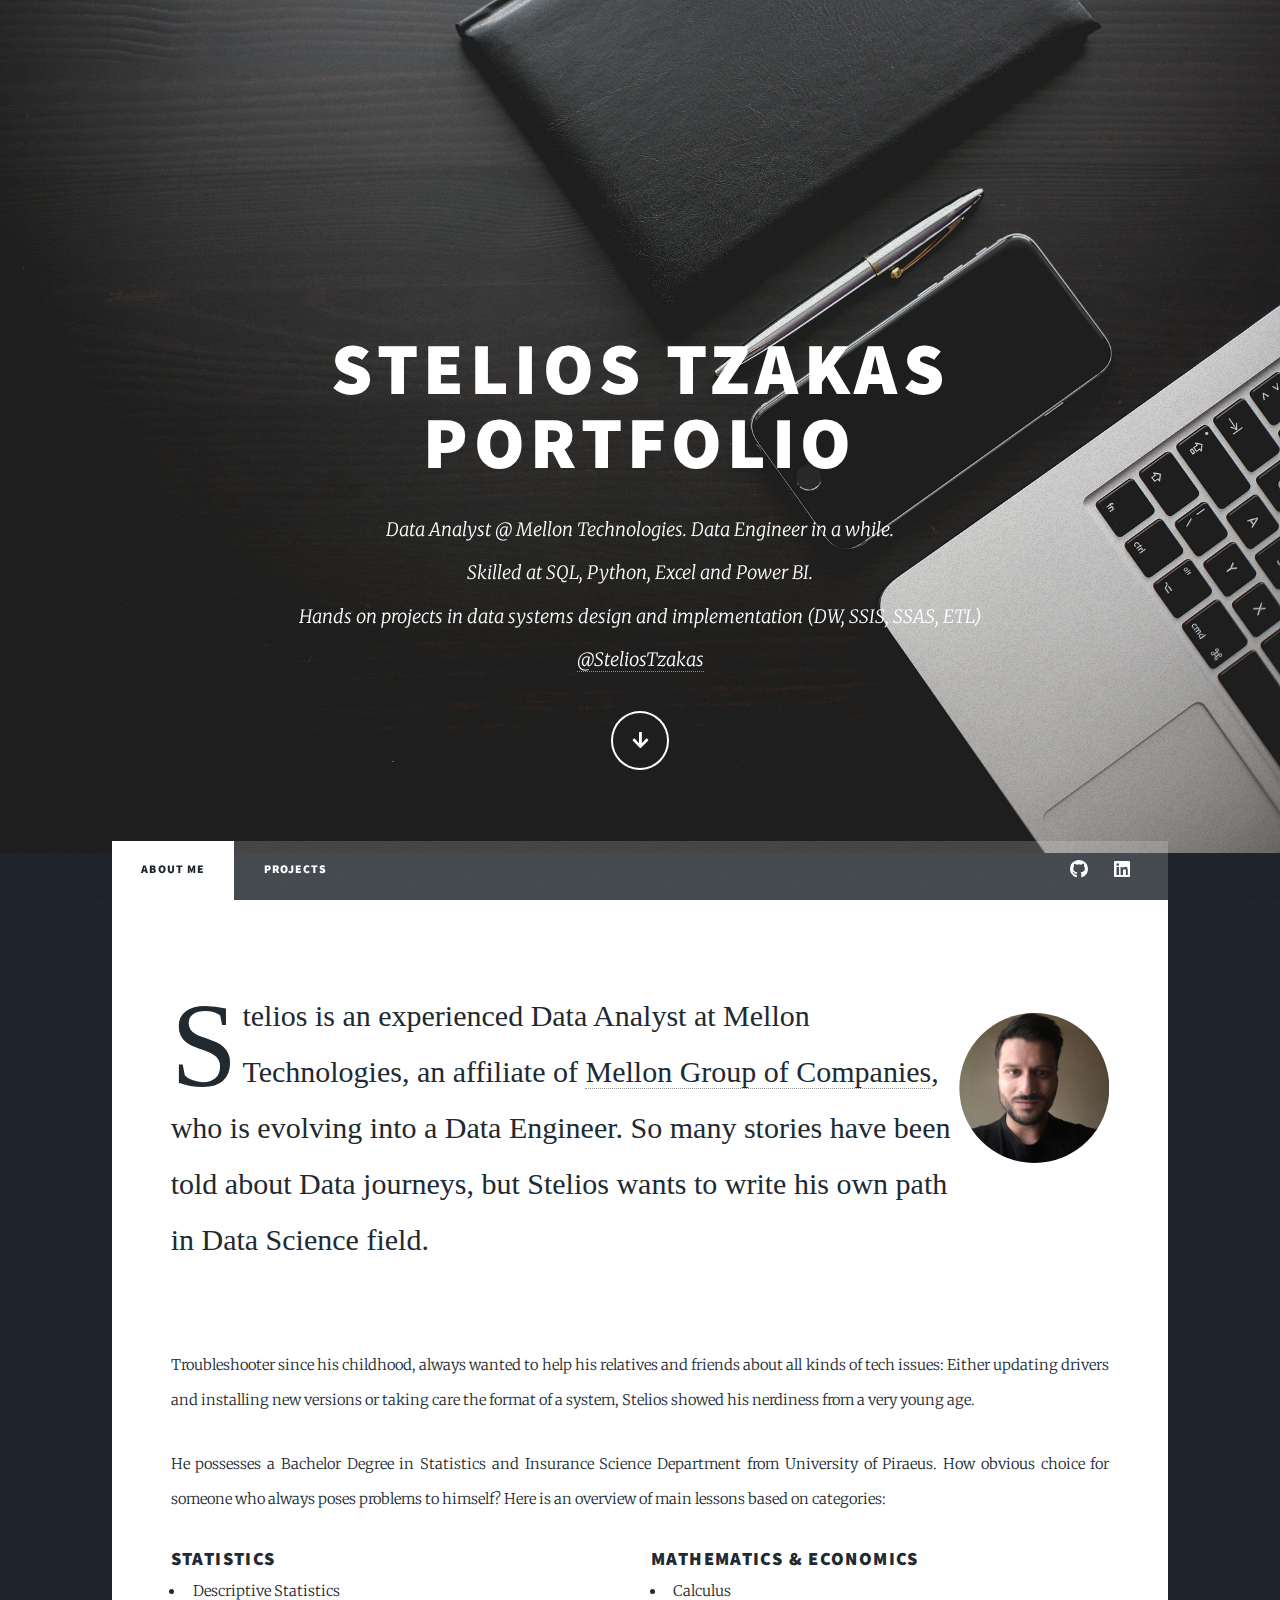
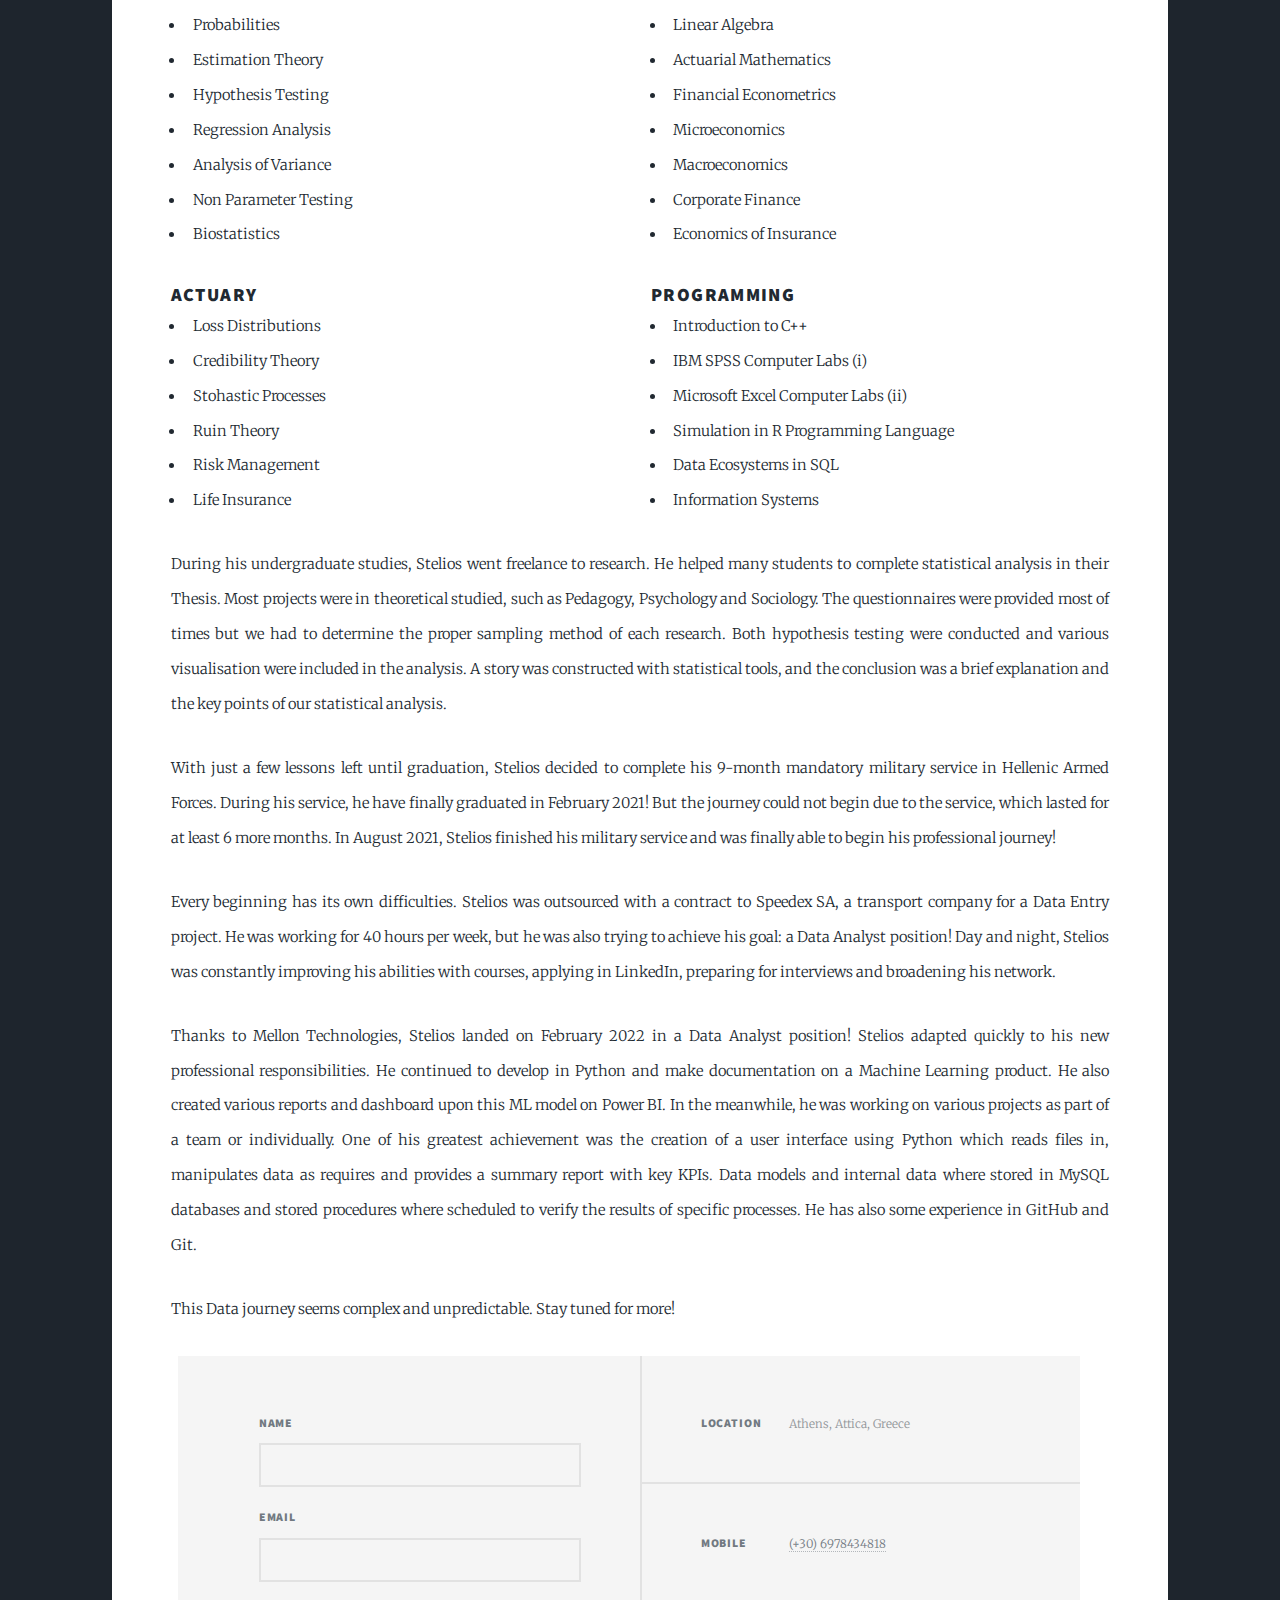
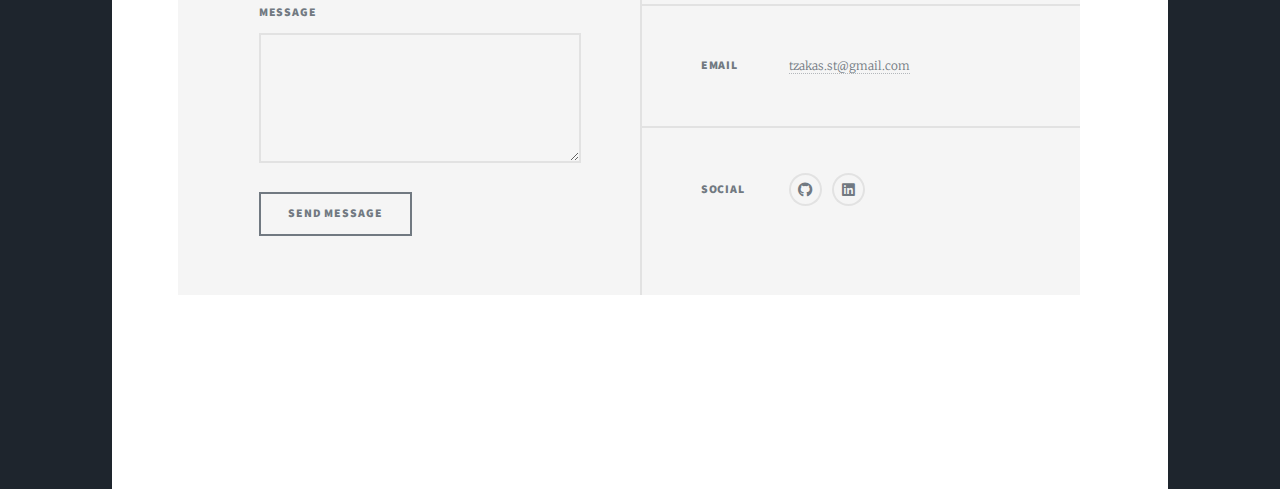
<file: index.html>
<!DOCTYPE HTML>

<html>
	<head>
		<title>About Me - Stelios Tzakas</title>
		<meta charset="utf-8" />
		<meta name="viewport" content="width=device-width, initial-scale=1, user-scalable=no" />
		<link rel="stylesheet" href="assets/css/main.css" />
		<noscript><link rel="stylesheet" href="assets/css/noscript.css" /></noscript>
	</head>
	<body class="is-preload">

		<!-- Wrapper -->
			<div id="wrapper">
				
				<div id="intro">
					<h1>Stelios Tzakas <br />
						Portfolio</a>
					</h1>
					<p>Data Analyst @ Mellon Technologies. Data Engineer in a while. 
						<br />Skilled at SQL, Python, Excel and Power BI. <br />
						Hands on projects in data systems design and implementation (DW, SSIS, SSAS, ETL) <br />
					 <a href="https://www.linkedin.com/in/s-tzakas/">@SteliosTzakas</a> </a></p>
					<ul class="actions">
						<li><a href="#header" class="button icon solid solo fa-arrow-down scrolly">Continue</a></li>
					</ul>
				</div>
				<!-- Header -->
					<header id="header">
						<a href="index.html" class="logo">About Me</a>
					</header>

				<!-- Nav -->
					<nav id="nav">
						<ul class="links">
							<li class = "active"><a href="index.html">About me</a></li>
							<li><a href="ProjectsConstruction.html">Projects</a></li>


						</ul>
						<ul class="icons">
							<li><a href="https://github.com/s-tzakas" class="icon brands fa-github"><span class="label">GitHub</span></a></li>
							<li><a href="https://www.linkedin.com/in/s-tzakas/" class="icon brands fa-linkedin"><span class="label">LinkedIn</span></a></li>
						</ul>
					</nav>

				<!-- Main -->
					<div id="main">
						
						<!-- Post -->
						<section class="post">

									
								<img src="images/Tzakas_Stelios_28Nov2022_Athens.jpg" class="me" alt ="me">
								
								<p class="featuretext"><span class="dropcap">S</span>telios is an experienced Data Analyst at Mellon Technologies, 
									an affiliate of <a href="https://mellongroup.com/" >Mellon Group of Companies</a>, who is evolving into a 
									Data Engineer. So many stories have been told about Data journeys, but Stelios wants to write his own path in 
									Data Science field.</p>
								<p></p>
							
							<p>Troubleshooter since his childhood, always wanted to help his relatives and friends about all kinds of tech issues: 
								Either updating drivers and installing new versions or taking care the format of a system, 
								Stelios showed his nerdiness from a very young age.</p>
							<p>He possesses a Bachelor Degree in Statistics and Insurance Science Department from University of Piraeus. 
								How obvious choice for someone who always poses problems to himself? Here is an overview of main lessons 
								based on categories:</p>
							
							<div class="row">
								<div class="col-6 col-12-small">

									<h3>Statistics</h3>
									<ul>
										<li>Descriptive Statistics</li>
										<li>Probabilities</li>
										<li>Estimation Theory</li>
										<li>Hypothesis Testing</li>
										<li>Regression Analysis</li>
										<li>Analysis of Variance</li>
										<li>Non Parameter Testing</li>
										<li>Biostatistics</li>
									</ul>
									
									<h3>Actuary</h3>
									<ul>
										<li>Loss Distributions</li>
										<li>Credibility Theory</li>
										<li>Stohastic Processes</li>
										<li>Ruin Theory</li>
										<li>Risk Management</li>
										<li>Life Insurance</li>
									</ul>

								</div>
								<div class="col-6 col-12-small">

									<h3>Mathematics & Economics</h3>
									<ul>
										<li>Calculus</li>
										<li>Linear Algebra</li>
										<li>Actuarial Mathematics</li>
										<li>Financial Econometrics</li>
										<li>Microeconomics</li>
										<li>Macroeconomics</li>
										<li>Corporate Finance</li>
										<li>Economics of Insurance</li>
									</ul>
									
									<h3>Programming</h3>
									<ul>
										<li>Introduction to C++</li>
										<li>IBM SPSS Computer Labs (i)</li>
										<li>Microsoft Excel Computer Labs (ii)</li>
										<li>Simulation in R Programming Language</li>
										<li>Data Ecosystems in SQL</li>
										<li>Information Systems</li>
									</ul>
						
							
					</div>
					<p>During his undergraduate studies, Stelios went freelance to research. He helped many students to complete statistical analysis
						in their Thesis. Most projects were in theoretical studied, such as Pedagogy, Psychology and Sociology. The questionnaires were
						provided most of times but we had to determine the proper sampling method of each research. Both hypothesis testing were 
						conducted  and various visualisation were included in the analysis. A story was constructed with statistical tools, and the conclusion
						was a brief explanation and the key points of our statistical analysis.
					</p>
					<p>With just a few lessons left until graduation, Stelios decided to complete his 9-month mandatory military service in Hellenic Armed Forces.
						During his service, he have finally graduated in February 2021! But the journey could not begin due to the service, which lasted for at least 6 more months. 
						In August 2021, Stelios finished his military service and was finally able to begin his professional journey!
					</p>
					<p>Every beginning has its own difficulties. Stelios was outsourced with a contract to Speedex SA, 
						a transport company for a Data Entry project. He was working for 40 hours per week, but he was also trying to achieve his goal: 
						a Data Analyst position! Day and night, Stelios was constantly improving his abilities with courses, applying in LinkedIn, preparing 
						for interviews and broadening his network. </p>
					<p>Thanks to Mellon Technologies, Stelios landed on February 2022 in a Data Analyst position! Stelios adapted quickly to his new professional 
						responsibilities. He continued to develop in Python and make documentation on a Machine Learning product. He also created various reports
						and dashboard upon this ML model on Power BI. In the meanwhile, he was working on various projects as part of a team or individually.
						One of his greatest achievement was the creation of a user interface using Python which reads files in, manipulates data
						as requires and provides a summary report with key KPIs. Data models and internal data where stored in MySQL databases and 
						stored procedures where scheduled to verify the results of specific processes. He has also some experience in GitHub and Git. 
						</p>
					<p>This Data journey seems complex and unpredictable. Stay tuned for more!</p>
				<!-- Footer -->
					<footer id="footer">
						<section>
							<form method="post" action="#">
								<div class="fields">
									<div class="field">
										<label for="name">Name</label>
										<input type="text" name="name" id="name" />
									</div>
									<div class="field">
										<label for="email">Email</label>
										<input type="text" name="email" id="email" />
									</div>
									<div class="field">
										<label for="message">Message</label>
										<textarea name="message" id="message" rows="3"></textarea>
									</div>
								</div>
								<ul class="actions">
									<li><input type="submit" value="Send Message" /></li>
								</ul>
							</form>
						</section>
						<section class="split contact">
							<section class="alt">
								<h3>Location</h3>
								<p>Athens, Attica, Greece
							</section>
							<section>
								<h3>Mobile</h3>
								<p><a href="#">(+30) 6978434818</a></p>
							</section>
							<section>
								<h3>Email</h3>
								<p><a href="#">tzakas.st@gmail.com</a></p>
							</section>
							<section>
								<h3>Social</h3>
								<ul class="icons alt">
									<li><a href="https://github.com/s-tzakas" class="icon brands fa-github"><span class="label">GitHub</span></a></li>
									<li><a href="https://www.linkedin.com/in/s-tzakas/" class="icon brands fa-linkedin"><span class="label">LinkedIn</span></a></li>
								</ul>
							</section>
						</section>
					</footer>

				<!-- Copyright -->
					<div id="copyright">
						<ul><li>&copy; Untitled</li><li>Design: <a href="https://html5up.net">HTML5 UP</a></li></ul>
					</div>

			</div>

		<!-- Scripts -->
			<script src="assets/js/jquery.min.js"></script>
			<script src="assets/js/jquery.scrollex.min.js"></script>
			<script src="assets/js/jquery.scrolly.min.js"></script>
			<script src="assets/js/browser.min.js"></script>
			<script src="assets/js/breakpoints.min.js"></script>
			<script src="assets/js/util.js"></script>
			<script src="assets/js/main.js"></script>

	</body>
</html>
</file>
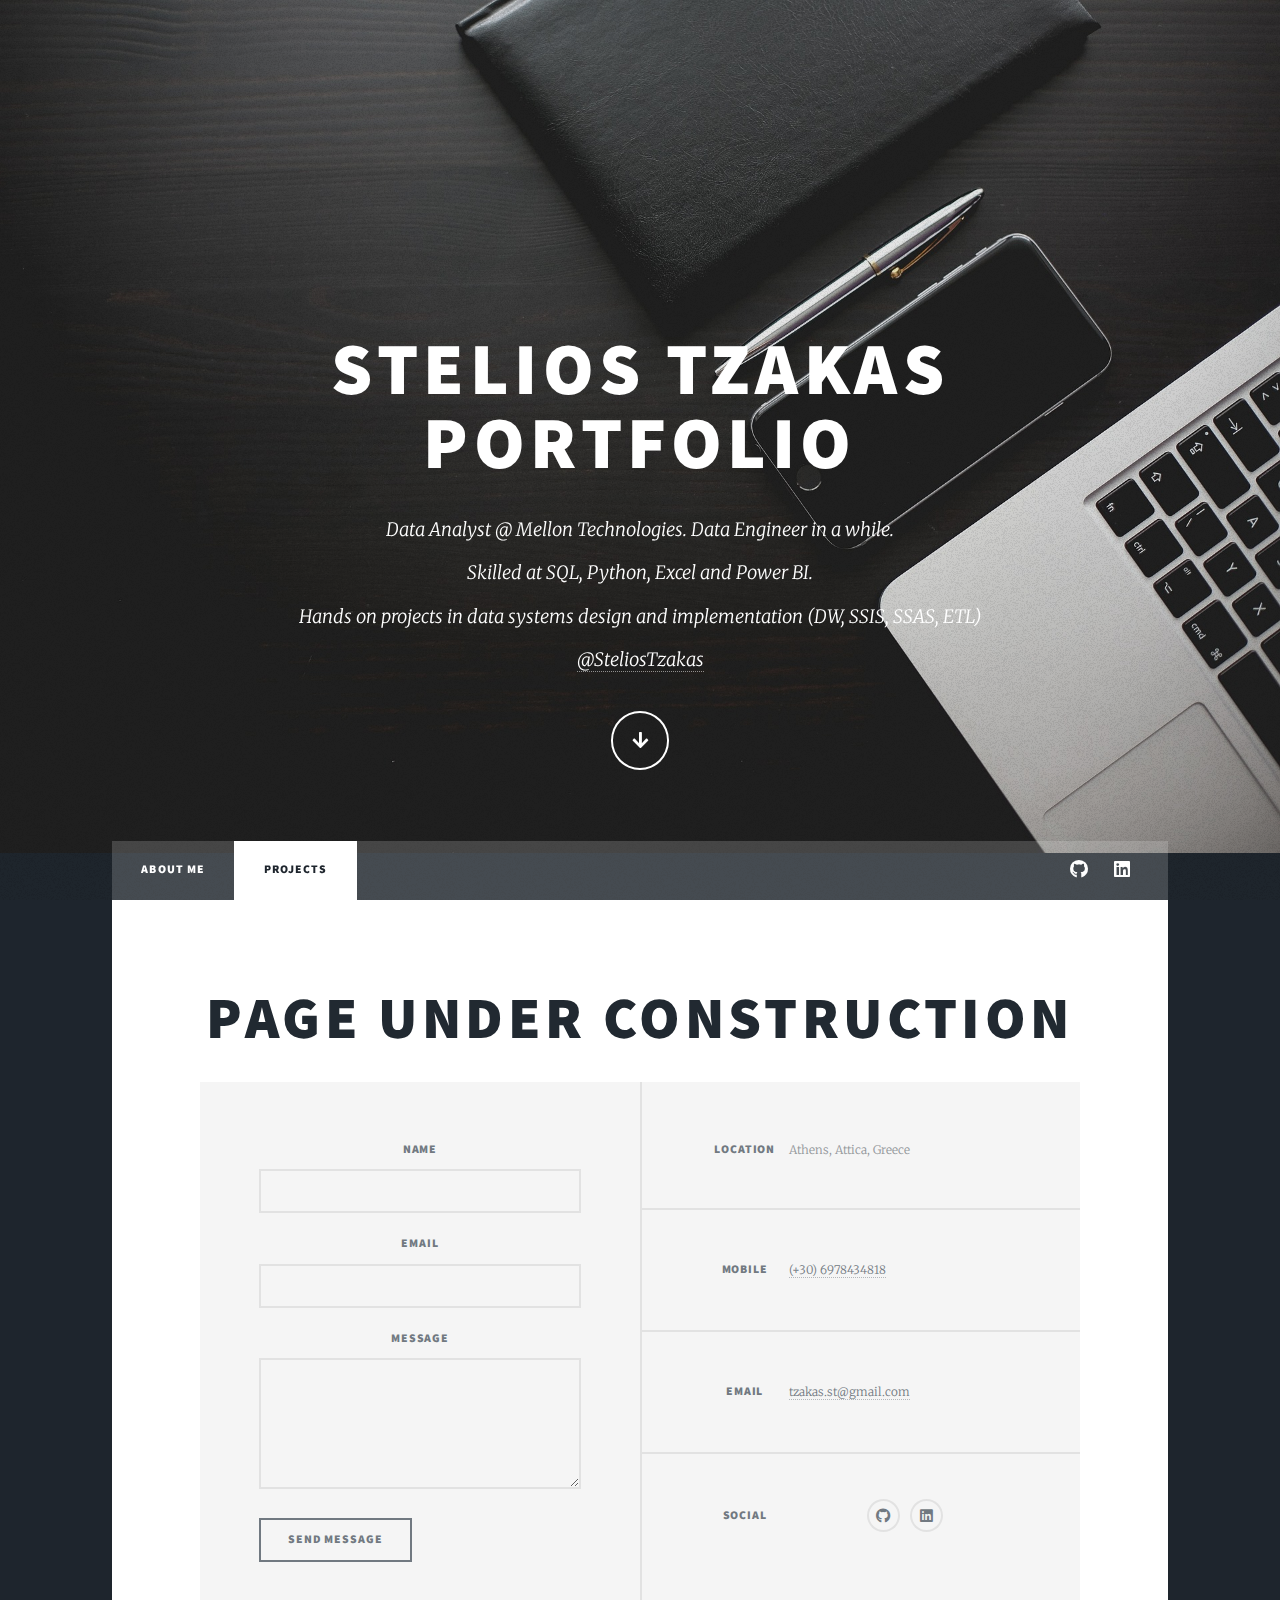
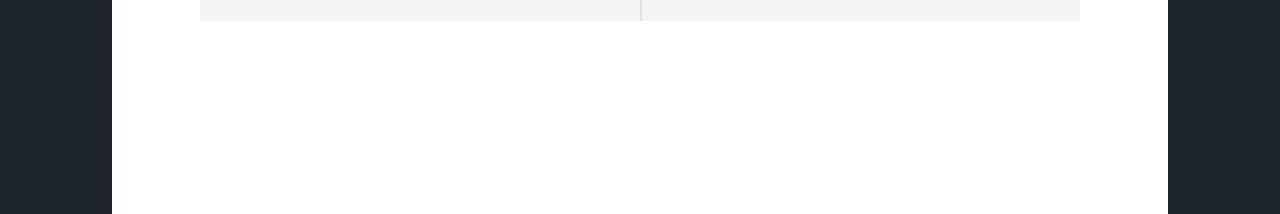
<file: ProjectsConstruction.html>
<!DOCTYPE HTML>
<!--
	Massively by HTML5 UP
	html5up.net | @ajlkn
	Free for personal and commercial use under the CCA 3.0 license (html5up.net/license)
-->
<html>
	<head>
		<title>Projects - Stelios Tzakas</title>
		<meta charset="utf-8" />
		<meta name="viewport" content="width=device-width, initial-scale=1, user-scalable=no" />
		<link rel="stylesheet" href="assets/css/main.css" />
		<noscript><link rel="stylesheet" href="assets/css/noscript.css" /></noscript>
	</head>
	<body class="is-preload">

		<!-- Wrapper -->
			<div id="wrapper" class="fade-in">

				<!-- Intro -->
					<div id="intro">
						<h1>Stelios Tzakas <br />
							Portfolio</a>
						</h1>
						<p>Data Analyst @ Mellon Technologies. Data Engineer in a while. 
							<br />Skilled at SQL, Python, Excel and Power BI. <br />
							Hands on projects in data systems design and implementation (DW, SSIS, SSAS, ETL) <br />
						 <a href="https://www.linkedin.com/in/s-tzakas/">@SteliosTzakas</a> </a></p>
						<ul class="actions">
							<li><a href="#header" class="button icon solid solo fa-arrow-down scrolly">Continue</a></li>
						</ul>
					</div>

				<!-- Header -->
					<header id="header">
						<a href="index.html" class="logo">Stelios Tzakas</a>
					</header>

				<!-- Nav -->
					<nav id="nav">
						<ul class="links">
							<li><a href="index.html">About me</a></li>
							<li class="active"><a href="ProjectsConstruction.html">Projects</a></li>
							

						</ul>
						<ul class="icons">
							<li><a href="https://github.com/s-tzakas" class="icon brands fa-github"><span class="label">GitHub</span></a></li>
							<li><a href="https://www.linkedin.com/in/s-tzakas/" class="icon brands fa-linkedin"><span class="label">LinkedIn</span></a></li>
						</ul>
					</nav>

				<!-- Main -->
					<div id="main">

						<!-- Featured Post -->
							<article class="post featured">
								<header class="major">
									<h2><a href="#">Page under construction</a></h2>
									
				<!-- Footer -->
					<footer id="footer">
						<section>
							<form method="post" action="#">
								<div class="fields">
									<div class="field">
										<label for="name">Name</label>
										<input type="text" name="name" id="name" />
									</div>
									<div class="field">
										<label for="email">Email</label>
										<input type="text" name="email" id="email" />
									</div>
									<div class="field">
										<label for="message">Message</label>
										<textarea name="message" id="message" rows="3"></textarea>
									</div>
								</div>
								<ul class="actions">
									<li><input type="submit" value="Send Message" /></li>
								</ul>
							</form>
						</section>
						<section class="split contact">
							<section class="alt">
								<h3>Location</h3>
								<p>Athens, Attica, Greece
							</section>
							<section>
								<h3>Mobile</h3>
								<p><a href="#">(+30) 6978434818</a></p>
							</section>
							<section>
								<h3>Email</h3>
								<p><a href="#">tzakas.st@gmail.com</a></p>
							</section>
							<section>
								<h3>Social</h3>
								<ul class="icons alt">
									<li><a href="https://github.com/s-tzakas" class="icon brands fa-github"><span class="label">GitHub</span></a></li>
									<li><a href="https://www.linkedin.com/in/s-tzakas/" class="icon brands fa-linkedin"><span class="label">LinkedIn</span></a></li>
								</ul>
							</section>
						</section>
					</footer>

				<!-- Copyright -->
					<div id="copyright">
						<ul><li>&copy; Stelios Tzakas 2022</li><li>Credits to: <a href="https://html5up.net">here</a></li></ul>
					</div>

			</div>

		<!-- Scripts -->
			<script src="assets/js/jquery.min.js"></script>
			<script src="assets/js/jquery.scrollex.min.js"></script>
			<script src="assets/js/jquery.scrolly.min.js"></script>
			<script src="assets/js/browser.min.js"></script>
			<script src="assets/js/breakpoints.min.js"></script>
			<script src="assets/js/util.js"></script>
			<script src="assets/js/main.js"></script>

	</body>
</html>
</file>
<file: assets/css/main.css>
@import url(fontawesome-all.min.css);
@import url("https://fonts.googleapis.com/css?family=Merriweather:300,700,300italic,700italic|Source+Sans+Pro:900");

/*
	Massively by HTML5 UP
	html5up.net | @ajlkn
	Free for personal and commercial use under the CCA 3.0 license (html5up.net/license)
*/

html, body, div, span, applet, object,
iframe, h1, h2, h3, h4, h5, h6, p, blockquote,
pre, a, abbr, acronym, address, big, cite,
code, del, dfn, em, img, ins, kbd, q, s, samp,
small, strike, strong, sub, sup, tt, var, b,
u, i, center, dl, dt, dd, ol, ul, li, fieldset,
form, label, legend, table, caption, tbody,
tfoot, thead, tr, th, td, article, aside,
canvas, details, embed, figure, figcaption,
footer, header, hgroup, menu, nav, output, ruby,
section, summary, time, mark, audio, video {
	margin: 0;
	padding: 0;
	border: 0;
	font-size: 100%;
	font: inherit;
	vertical-align: baseline;}

article, aside, details, figcaption, figure,
footer, header, hgroup, menu, nav, section {
	display: block;}

.me{
	width: 150px;
	clip-path: circle();
	float: right;
}


	body {
	line-height: 1;
}


div#content {
	display: inline-block;
	margin: 0;
	padding: 0;
	text-align: left;
	width: 960px;
  }
  @media only screen and (max-width: 1040px) { /* Going down to one column. */
	div#content {
	  width: 100%;
	}
  }

  div.columns { /* This wraps the page content in a centered container. */
	margin: 0 auto;
	max-width: 960px;
	width: 100%;
  }
  @media only screen and (max-width: 1040px) { /* Going down to one column. */
	div.columns {
	  max-width: 100%;
	}
  }
  
  div.column1 {
	float: left;
	margin: 0 20px 0 0;
	width: 633px;
	margin: 0 101px 0 0; /* Oddly specific, but accurate. */
  }
  @media only screen and (max-width: 1040px) { /* Going down to one column. */
	div.column1 {
	  clear: both;
	  margin: 0;
	  width: 100%;
	}
  }
  
  div.column2 {
	float: right;
	margin: 0;
	padding: 0;
	text-align: left;
	width: 225px;
  }
  @media only screen and (max-width: 1040px) { /* Going down to one column. */
	div.column2 {
	  float: left;
	  margin: 24px 0 40px 0;
	  padding: 24px 0 0 0;
	  width: 100%;
	}
  }





.featuretext {
	font-family: 'Libre Baskerville', serif;
	font-size: 30px;
	font-style: normal;
	line-height: 56px;
	text-align: left;
	margin: 0 0 80px 0;
}

@media only screen and (max-width: 768px) { /* Settle down, Hoss. Return feature text to normal size on smaller screens. */
  body#xabout div.column1 p.featuretext {
	font-size: 24px;
	line-height: 40px;
  }
}

.dropcap {
	font-size: 4em;
	float: left;
	display: block;
	position: relative;
	top: 30px;
	padding: 0 5px 10px 0;
  }
	@media only screen and (max-width: 768px) {
	  .dropcap {
		top: 20px; /* Small nudge down for smaller dropcap. */
		padding: 0 5px 10px 0;
	  }
	}

ol, ul {
	list-style: none;
}

blockquote, q {
	quotes: none;
}

	blockquote:before, blockquote:after, q:before, q:after {
		content: '';
		content: none;
	}

table {
	border-collapse: collapse;
	border-spacing: 0;
}

body {
	-webkit-text-size-adjust: none;
}

mark {
	background-color: transparent;
	color: inherit;
}

input::-moz-focus-inner {
	border: 0;
	padding: 0;
}

input, select, textarea {
	-moz-appearance: none;
	-webkit-appearance: none;
	-ms-appearance: none;
	appearance: none;
}

/* Basic */

	@-ms-viewport {
		width: device-width;
	}

	body {
		-ms-overflow-style: scrollbar;
	}

	@media screen and (max-width: 480px) {

		html, body {
			min-width: 320px;
		}

	}

	html {
		box-sizing: border-box;
	}

	*, *:before, *:after {
		box-sizing: inherit;
	}

	body {
		background-color: #1e252d;
	}

		body.is-preload *, body.is-preload *:before, body.is-preload *:after {
			-moz-animation: none !important;
			-webkit-animation: none !important;
			-ms-animation: none !important;
			animation: none !important;
			-moz-transition: none !important;
			-webkit-transition: none !important;
			-ms-transition: none !important;
			transition: none !important;
		}

/* Type */

	html {
		font-size: 16pt;
	}

		@media screen and (max-width: 1680px) {

			html {
				font-size: 12pt;
			}

		}

		@media screen and (max-width: 1280px) {

			html {
				font-size: 11pt;
			}

		}

		@media screen and (max-width: 360px) {

			html {
				font-size: 10pt;
			}

		}

	body {
		color: #212931;
	}

	body, input, select, textarea {
		font-family: "Merriweather", Georgia, serif;
		font-weight: 300;
		font-size: 1rem;
		line-height: 2.375;
	}

	a {
		-moz-transition: color 0.2s ease-in-out, background-color 0.2s ease-in-out, border-color 0.2s ease-in-out, box-shadow 0.2s ease-in-out;
		-webkit-transition: color 0.2s ease-in-out, background-color 0.2s ease-in-out, border-color 0.2s ease-in-out, box-shadow 0.2s ease-in-out;
		-ms-transition: color 0.2s ease-in-out, background-color 0.2s ease-in-out, border-color 0.2s ease-in-out, box-shadow 0.2s ease-in-out;
		transition: color 0.2s ease-in-out, background-color 0.2s ease-in-out, border-color 0.2s ease-in-out, box-shadow 0.2s ease-in-out;
		border-bottom: dotted 1px;
		text-decoration: none;
	}

		a:hover {
			border-bottom-color: transparent;
		}

	strong, b {
		font-weight: 600;
	}

	em, i {
		font-style: italic;
	}

	p {
		text-align: justify;
		margin: 0 0 2rem 0;
	}

	h1, h2, h3, h4, h5, h6 {
		font-family: "Source Sans Pro", Helvetica, sans-serif;
		font-weight: 900;
		line-height: 1.5;
		letter-spacing: 0.075em;
		text-transform: uppercase;
		margin: 0 0 1rem 0;
	}

		h1 a, h2 a, h3 a, h4 a, h5 a, h6 a {
			border-bottom: 0;
			color: inherit;
			text-decoration: none;
		}

	h1 {
		font-size: 4rem;
		line-height: 1.1;
		margin: 0 0 2rem 0;
	}

	h2 {
		font-size: 1.75rem;
		line-height: 1.3;
		margin: 0 0 1.5rem 0;
	}

	h3 {
		font-size: 1.25rem;
		margin: 0;
	}

	h4 {
		font-size: 1rem;
	}

	h5 {
		font-size: 0.9rem;
	}

	h6 {
		font-size: 0.8rem;
	}

	sub {
		font-size: 0.8rem;
		position: relative;
		top: 0.5rem;
	}

	sup {
		font-size: 0.8rem;
		position: relative;
		top: -0.5rem;
	}

	blockquote {
		border-left: solid 4px;
		font-style: italic;
		margin: 0 0 2rem 0;
		padding: 0.5rem 0 0.5rem 2rem;
	}

	code {
		border: solid 2px;
		font-family: "Courier New", monospace;
		font-size: 0.9rem;
		margin: 0 0.25rem;
		padding: 0.25rem 0.65rem;
	}

	pre {
		-webkit-overflow-scrolling: touch;
		font-family: "Courier New", monospace;
		font-size: 0.9rem;
		margin: 0 0 2rem 0;
	}

		pre code {
			display: block;
			line-height: 1.75;
			padding: 1rem 1.5rem;
			overflow-x: auto;
		}

	hr {
		border: 0;
		border-bottom: solid 2px;
		margin: 3rem 0;
	}

		hr.major {
			margin: 5rem 0;
		}

	.align-left {
		text-align: left;
	}

	.align-center {
		text-align: center;
	}

	.align-right {
		text-align: right;
	}

	input, select, textarea {
		color: #212931;
	}

	a {
		color: #212931;
		border-bottom-color: rgba(33, 41, 49, 0.5);
	}

		a:hover {
			border-bottom-color: transparent;
			color: #18bfef !important;
		}

	strong, b {
		color: #212931;
	}

	h1, h2, h3, h4, h5, h6 {
		color: #212931;
	}

	blockquote {
		border-left-color: #eeeeee;
	}

	code {
		background: rgba(220, 220, 220, 0.25);
		border-color: #eeeeee;
	}

	hr {
		border-bottom-color: #eeeeee;
	}

/* Row */

	.row {
		display: flex;
		flex-wrap: wrap;
		box-sizing: border-box;
		align-items: stretch;
	}

		.row > * {
			box-sizing: border-box;
		}

		.row.gtr-uniform > * > :last-child {
			margin-bottom: 0;
		}

		.row.aln-left {
			justify-content: flex-start;
		}

		.row.aln-center {
			justify-content: center;
		}

		.row.aln-right {
			justify-content: flex-end;
		}

		.row.aln-top {
			align-items: flex-start;
		}

		.row.aln-middle {
			align-items: center;
		}

		.row.aln-bottom {
			align-items: flex-end;
		}

		.row > .imp {
			order: -1;
		}

		.row > .col-1 {
			width: 8.33333%;
		}

		.row > .off-1 {
			margin-left: 8.33333%;
		}

		.row > .col-2 {
			width: 16.66667%;
		}

		.row > .off-2 {
			margin-left: 16.66667%;
		}

		.row > .col-3 {
			width: 25%;
		}

		.row > .off-3 {
			margin-left: 25%;
		}

		.row > .col-4 {
			width: 33.33333%;
		}

		.row > .off-4 {
			margin-left: 33.33333%;
		}

		.row > .col-5 {
			width: 41.66667%;
		}

		.row > .off-5 {
			margin-left: 41.66667%;
		}

		.row > .col-6 {
			width: 50%;
		}

		.row > .off-6 {
			margin-left: 50%;
		}

		.row > .col-7 {
			width: 58.33333%;
		}

		.row > .off-7 {
			margin-left: 58.33333%;
		}

		.row > .col-8 {
			width: 66.66667%;
		}

		.row > .off-8 {
			margin-left: 66.66667%;
		}

		.row > .col-9 {
			width: 75%;
		}

		.row > .off-9 {
			margin-left: 75%;
		}

		.row > .col-10 {
			width: 83.33333%;
		}

		.row > .off-10 {
			margin-left: 83.33333%;
		}

		.row > .col-11 {
			width: 91.66667%;
		}

		.row > .off-11 {
			margin-left: 91.66667%;
		}

		.row > .col-12 {
			width: 100%;
		}

		.row > .off-12 {
			margin-left: 100%;
		}

		.row.gtr-0 {
			margin-top: 0;
			margin-left: 0rem;
		}

			.row.gtr-0 > * {
				padding: 0 0 0 0rem;
			}

			.row.gtr-0.gtr-uniform {
				margin-top: 0rem;
			}

				.row.gtr-0.gtr-uniform > * {
					padding-top: 0rem;
				}

		.row.gtr-25 {
			margin-top: 0;
			margin-left: -0.375rem;
		}

			.row.gtr-25 > * {
				padding: 0 0 0 0.375rem;
			}

			.row.gtr-25.gtr-uniform {
				margin-top: -0.375rem;
			}

				.row.gtr-25.gtr-uniform > * {
					padding-top: 0.375rem;
				}

		.row.gtr-50 {
			margin-top: 0;
			margin-left: -0.75rem;
		}

			.row.gtr-50 > * {
				padding: 0 0 0 0.75rem;
			}

			.row.gtr-50.gtr-uniform {
				margin-top: -0.75rem;
			}

				.row.gtr-50.gtr-uniform > * {
					padding-top: 0.75rem;
				}

		.row {
			margin-top: 0;
			margin-left: -1.5rem;
		}

			.row > * {
				padding: 0 0 0 1.5rem;
			}

			.row.gtr-uniform {
				margin-top: -1.5rem;
			}

				.row.gtr-uniform > * {
					padding-top: 1.5rem;
				}

		.row.gtr-150 {
			margin-top: 0;
			margin-left: -2.25rem;
		}

			.row.gtr-150 > * {
				padding: 0 0 0 2.25rem;
			}

			.row.gtr-150.gtr-uniform {
				margin-top: -2.25rem;
			}

				.row.gtr-150.gtr-uniform > * {
					padding-top: 2.25rem;
				}

		.row.gtr-200 {
			margin-top: 0;
			margin-left: -3rem;
		}

			.row.gtr-200 > * {
				padding: 0 0 0 3rem;
			}

			.row.gtr-200.gtr-uniform {
				margin-top: -3rem;
			}

				.row.gtr-200.gtr-uniform > * {
					padding-top: 3rem;
				}

		@media screen and (max-width: 1680px) {

			.row {
				display: flex;
				flex-wrap: wrap;
				box-sizing: border-box;
				align-items: stretch;
			}

				.row > * {
					box-sizing: border-box;
				}

				.row.gtr-uniform > * > :last-child {
					margin-bottom: 0;
				}

				.row.aln-left {
					justify-content: flex-start;
				}

				.row.aln-center {
					justify-content: center;
				}

				.row.aln-right {
					justify-content: flex-end;
				}

				.row.aln-top {
					align-items: flex-start;
				}

				.row.aln-middle {
					align-items: center;
				}

				.row.aln-bottom {
					align-items: flex-end;
				}

				.row > .imp-xlarge {
					order: -1;
				}

				.row > .col-1-xlarge {
					width: 8.33333%;
				}

				.row > .off-1-xlarge {
					margin-left: 8.33333%;
				}

				.row > .col-2-xlarge {
					width: 16.66667%;
				}

				.row > .off-2-xlarge {
					margin-left: 16.66667%;
				}

				.row > .col-3-xlarge {
					width: 25%;
				}

				.row > .off-3-xlarge {
					margin-left: 25%;
				}

				.row > .col-4-xlarge {
					width: 33.33333%;
				}

				.row > .off-4-xlarge {
					margin-left: 33.33333%;
				}

				.row > .col-5-xlarge {
					width: 41.66667%;
				}

				.row > .off-5-xlarge {
					margin-left: 41.66667%;
				}

				.row > .col-6-xlarge {
					width: 50%;
				}

				.row > .off-6-xlarge {
					margin-left: 50%;
				}

				.row > .col-7-xlarge {
					width: 58.33333%;
				}

				.row > .off-7-xlarge {
					margin-left: 58.33333%;
				}

				.row > .col-8-xlarge {
					width: 66.66667%;
				}

				.row > .off-8-xlarge {
					margin-left: 66.66667%;
				}

				.row > .col-9-xlarge {
					width: 75%;
				}

				.row > .off-9-xlarge {
					margin-left: 75%;
				}

				.row > .col-10-xlarge {
					width: 83.33333%;
				}

				.row > .off-10-xlarge {
					margin-left: 83.33333%;
				}

				.row > .col-11-xlarge {
					width: 91.66667%;
				}

				.row > .off-11-xlarge {
					margin-left: 91.66667%;
				}

				.row > .col-12-xlarge {
					width: 100%;
				}

				.row > .off-12-xlarge {
					margin-left: 100%;
				}

				.row.gtr-0 {
					margin-top: 0;
					margin-left: 0rem;
				}

					.row.gtr-0 > * {
						padding: 0 0 0 0rem;
					}

					.row.gtr-0.gtr-uniform {
						margin-top: 0rem;
					}

						.row.gtr-0.gtr-uniform > * {
							padding-top: 0rem;
						}

				.row.gtr-25 {
					margin-top: 0;
					margin-left: -0.375rem;
				}

					.row.gtr-25 > * {
						padding: 0 0 0 0.375rem;
					}

					.row.gtr-25.gtr-uniform {
						margin-top: -0.375rem;
					}

						.row.gtr-25.gtr-uniform > * {
							padding-top: 0.375rem;
						}

				.row.gtr-50 {
					margin-top: 0;
					margin-left: -0.75rem;
				}

					.row.gtr-50 > * {
						padding: 0 0 0 0.75rem;
					}

					.row.gtr-50.gtr-uniform {
						margin-top: -0.75rem;
					}

						.row.gtr-50.gtr-uniform > * {
							padding-top: 0.75rem;
						}

				.row {
					margin-top: 0;
					margin-left: -1.5rem;
				}

					.row > * {
						padding: 0 0 0 1.5rem;
					}

					.row.gtr-uniform {
						margin-top: -1.5rem;
					}

						.row.gtr-uniform > * {
							padding-top: 1.5rem;
						}

				.row.gtr-150 {
					margin-top: 0;
					margin-left: -2.25rem;
				}

					.row.gtr-150 > * {
						padding: 0 0 0 2.25rem;
					}

					.row.gtr-150.gtr-uniform {
						margin-top: -2.25rem;
					}

						.row.gtr-150.gtr-uniform > * {
							padding-top: 2.25rem;
						}

				.row.gtr-200 {
					margin-top: 0;
					margin-left: -3rem;
				}

					.row.gtr-200 > * {
						padding: 0 0 0 3rem;
					}

					.row.gtr-200.gtr-uniform {
						margin-top: -3rem;
					}

						.row.gtr-200.gtr-uniform > * {
							padding-top: 3rem;
						}

		}

		@media screen and (max-width: 1280px) {

			.row {
				display: flex;
				flex-wrap: wrap;
				box-sizing: border-box;
				align-items: stretch;
			}

				.row > * {
					box-sizing: border-box;
				}

				.row.gtr-uniform > * > :last-child {
					margin-bottom: 0;
				}

				.row.aln-left {
					justify-content: flex-start;
				}

				.row.aln-center {
					justify-content: center;
				}

				.row.aln-right {
					justify-content: flex-end;
				}

				.row.aln-top {
					align-items: flex-start;
				}

				.row.aln-middle {
					align-items: center;
				}

				.row.aln-bottom {
					align-items: flex-end;
				}

				.row > .imp-large {
					order: -1;
				}

				.row > .col-1-large {
					width: 8.33333%;
				}

				.row > .off-1-large {
					margin-left: 8.33333%;
				}

				.row > .col-2-large {
					width: 16.66667%;
				}

				.row > .off-2-large {
					margin-left: 16.66667%;
				}

				.row > .col-3-large {
					width: 25%;
				}

				.row > .off-3-large {
					margin-left: 25%;
				}

				.row > .col-4-large {
					width: 33.33333%;
				}

				.row > .off-4-large {
					margin-left: 33.33333%;
				}

				.row > .col-5-large {
					width: 41.66667%;
				}

				.row > .off-5-large {
					margin-left: 41.66667%;
				}

				.row > .col-6-large {
					width: 50%;
				}

				.row > .off-6-large {
					margin-left: 50%;
				}

				.row > .col-7-large {
					width: 58.33333%;
				}

				.row > .off-7-large {
					margin-left: 58.33333%;
				}

				.row > .col-8-large {
					width: 66.66667%;
				}

				.row > .off-8-large {
					margin-left: 66.66667%;
				}

				.row > .col-9-large {
					width: 75%;
				}

				.row > .off-9-large {
					margin-left: 75%;
				}

				.row > .col-10-large {
					width: 83.33333%;
				}

				.row > .off-10-large {
					margin-left: 83.33333%;
				}

				.row > .col-11-large {
					width: 91.66667%;
				}

				.row > .off-11-large {
					margin-left: 91.66667%;
				}

				.row > .col-12-large {
					width: 100%;
				}

				.row > .off-12-large {
					margin-left: 100%;
				}

				.row.gtr-0 {
					margin-top: 0;
					margin-left: 0rem;
				}

					.row.gtr-0 > * {
						padding: 0 0 0 0rem;
					}

					.row.gtr-0.gtr-uniform {
						margin-top: 0rem;
					}

						.row.gtr-0.gtr-uniform > * {
							padding-top: 0rem;
						}

				.row.gtr-25 {
					margin-top: 0;
					margin-left: -0.375rem;
				}

					.row.gtr-25 > * {
						padding: 0 0 0 0.375rem;
					}

					.row.gtr-25.gtr-uniform {
						margin-top: -0.375rem;
					}

						.row.gtr-25.gtr-uniform > * {
							padding-top: 0.375rem;
						}

				.row.gtr-50 {
					margin-top: 0;
					margin-left: -0.75rem;
				}

					.row.gtr-50 > * {
						padding: 0 0 0 0.75rem;
					}

					.row.gtr-50.gtr-uniform {
						margin-top: -0.75rem;
					}

						.row.gtr-50.gtr-uniform > * {
							padding-top: 0.75rem;
						}

				.row {
					margin-top: 0;
					margin-left: -1.5rem;
				}

					.row > * {
						padding: 0 0 0 1.5rem;
					}

					.row.gtr-uniform {
						margin-top: -1.5rem;
					}

						.row.gtr-uniform > * {
							padding-top: 1.5rem;
						}

				.row.gtr-150 {
					margin-top: 0;
					margin-left: -2.25rem;
				}

					.row.gtr-150 > * {
						padding: 0 0 0 2.25rem;
					}

					.row.gtr-150.gtr-uniform {
						margin-top: -2.25rem;
					}

						.row.gtr-150.gtr-uniform > * {
							padding-top: 2.25rem;
						}

				.row.gtr-200 {
					margin-top: 0;
					margin-left: -3rem;
				}

					.row.gtr-200 > * {
						padding: 0 0 0 3rem;
					}

					.row.gtr-200.gtr-uniform {
						margin-top: -3rem;
					}

						.row.gtr-200.gtr-uniform > * {
							padding-top: 3rem;
						}

		}

		@media screen and (max-width: 980px) {

			.row {
				display: flex;
				flex-wrap: wrap;
				box-sizing: border-box;
				align-items: stretch;
			}

				.row > * {
					box-sizing: border-box;
				}

				.row.gtr-uniform > * > :last-child {
					margin-bottom: 0;
				}

				.row.aln-left {
					justify-content: flex-start;
				}

				.row.aln-center {
					justify-content: center;
				}

				.row.aln-right {
					justify-content: flex-end;
				}

				.row.aln-top {
					align-items: flex-start;
				}

				.row.aln-middle {
					align-items: center;
				}

				.row.aln-bottom {
					align-items: flex-end;
				}

				.row > .imp-medium {
					order: -1;
				}

				.row > .col-1-medium {
					width: 8.33333%;
				}

				.row > .off-1-medium {
					margin-left: 8.33333%;
				}

				.row > .col-2-medium {
					width: 16.66667%;
				}

				.row > .off-2-medium {
					margin-left: 16.66667%;
				}

				.row > .col-3-medium {
					width: 25%;
				}

				.row > .off-3-medium {
					margin-left: 25%;
				}

				.row > .col-4-medium {
					width: 33.33333%;
				}

				.row > .off-4-medium {
					margin-left: 33.33333%;
				}

				.row > .col-5-medium {
					width: 41.66667%;
				}

				.row > .off-5-medium {
					margin-left: 41.66667%;
				}

				.row > .col-6-medium {
					width: 50%;
				}

				.row > .off-6-medium {
					margin-left: 50%;
				}

				.row > .col-7-medium {
					width: 58.33333%;
				}

				.row > .off-7-medium {
					margin-left: 58.33333%;
				}

				.row > .col-8-medium {
					width: 66.66667%;
				}

				.row > .off-8-medium {
					margin-left: 66.66667%;
				}

				.row > .col-9-medium {
					width: 75%;
				}

				.row > .off-9-medium {
					margin-left: 75%;
				}

				.row > .col-10-medium {
					width: 83.33333%;
				}

				.row > .off-10-medium {
					margin-left: 83.33333%;
				}

				.row > .col-11-medium {
					width: 91.66667%;
				}

				.row > .off-11-medium {
					margin-left: 91.66667%;
				}

				.row > .col-12-medium {
					width: 100%;
				}

				.row > .off-12-medium {
					margin-left: 100%;
				}

				.row.gtr-0 {
					margin-top: 0;
					margin-left: 0rem;
				}

					.row.gtr-0 > * {
						padding: 0 0 0 0rem;
					}

					.row.gtr-0.gtr-uniform {
						margin-top: 0rem;
					}

						.row.gtr-0.gtr-uniform > * {
							padding-top: 0rem;
						}

				.row.gtr-25 {
					margin-top: 0;
					margin-left: -0.375rem;
				}

					.row.gtr-25 > * {
						padding: 0 0 0 0.375rem;
					}

					.row.gtr-25.gtr-uniform {
						margin-top: -0.375rem;
					}

						.row.gtr-25.gtr-uniform > * {
							padding-top: 0.375rem;
						}

				.row.gtr-50 {
					margin-top: 0;
					margin-left: -0.75rem;
				}

					.row.gtr-50 > * {
						padding: 0 0 0 0.75rem;
					}

					.row.gtr-50.gtr-uniform {
						margin-top: -0.75rem;
					}

						.row.gtr-50.gtr-uniform > * {
							padding-top: 0.75rem;
						}

				.row {
					margin-top: 0;
					margin-left: -1.5rem;
				}

					.row > * {
						padding: 0 0 0 1.5rem;
					}

					.row.gtr-uniform {
						margin-top: -1.5rem;
					}

						.row.gtr-uniform > * {
							padding-top: 1.5rem;
						}

				.row.gtr-150 {
					margin-top: 0;
					margin-left: -2.25rem;
				}

					.row.gtr-150 > * {
						padding: 0 0 0 2.25rem;
					}

					.row.gtr-150.gtr-uniform {
						margin-top: -2.25rem;
					}

						.row.gtr-150.gtr-uniform > * {
							padding-top: 2.25rem;
						}

				.row.gtr-200 {
					margin-top: 0;
					margin-left: -3rem;
				}

					.row.gtr-200 > * {
						padding: 0 0 0 3rem;
					}

					.row.gtr-200.gtr-uniform {
						margin-top: -3rem;
					}

						.row.gtr-200.gtr-uniform > * {
							padding-top: 3rem;
						}

		}

		@media screen and (max-width: 736px) {

			.row {
				display: flex;
				flex-wrap: wrap;
				box-sizing: border-box;
				align-items: stretch;
			}

				.row > * {
					box-sizing: border-box;
				}

				.row.gtr-uniform > * > :last-child {
					margin-bottom: 0;
				}

				.row.aln-left {
					justify-content: flex-start;
				}

				.row.aln-center {
					justify-content: center;
				}

				.row.aln-right {
					justify-content: flex-end;
				}

				.row.aln-top {
					align-items: flex-start;
				}

				.row.aln-middle {
					align-items: center;
				}

				.row.aln-bottom {
					align-items: flex-end;
				}

				.row > .imp-small {
					order: -1;
				}

				.row > .col-1-small {
					width: 8.33333%;
				}

				.row > .off-1-small {
					margin-left: 8.33333%;
				}

				.row > .col-2-small {
					width: 16.66667%;
				}

				.row > .off-2-small {
					margin-left: 16.66667%;
				}

				.row > .col-3-small {
					width: 25%;
				}

				.row > .off-3-small {
					margin-left: 25%;
				}

				.row > .col-4-small {
					width: 33.33333%;
				}

				.row > .off-4-small {
					margin-left: 33.33333%;
				}

				.row > .col-5-small {
					width: 41.66667%;
				}

				.row > .off-5-small {
					margin-left: 41.66667%;
				}

				.row > .col-6-small {
					width: 50%;
				}

				.row > .off-6-small {
					margin-left: 50%;
				}

				.row > .col-7-small {
					width: 58.33333%;
				}

				.row > .off-7-small {
					margin-left: 58.33333%;
				}

				.row > .col-8-small {
					width: 66.66667%;
				}

				.row > .off-8-small {
					margin-left: 66.66667%;
				}

				.row > .col-9-small {
					width: 75%;
				}

				.row > .off-9-small {
					margin-left: 75%;
				}

				.row > .col-10-small {
					width: 83.33333%;
				}

				.row > .off-10-small {
					margin-left: 83.33333%;
				}

				.row > .col-11-small {
					width: 91.66667%;
				}

				.row > .off-11-small {
					margin-left: 91.66667%;
				}

				.row > .col-12-small {
					width: 100%;
				}

				.row > .off-12-small {
					margin-left: 100%;
				}

				.row.gtr-0 {
					margin-top: 0;
					margin-left: 0rem;
				}

					.row.gtr-0 > * {
						padding: 0 0 0 0rem;
					}

					.row.gtr-0.gtr-uniform {
						margin-top: 0rem;
					}

						.row.gtr-0.gtr-uniform > * {
							padding-top: 0rem;
						}

				.row.gtr-25 {
					margin-top: 0;
					margin-left: -0.375rem;
				}

					.row.gtr-25 > * {
						padding: 0 0 0 0.375rem;
					}

					.row.gtr-25.gtr-uniform {
						margin-top: -0.375rem;
					}

						.row.gtr-25.gtr-uniform > * {
							padding-top: 0.375rem;
						}

				.row.gtr-50 {
					margin-top: 0;
					margin-left: -0.75rem;
				}

					.row.gtr-50 > * {
						padding: 0 0 0 0.75rem;
					}

					.row.gtr-50.gtr-uniform {
						margin-top: -0.75rem;
					}

						.row.gtr-50.gtr-uniform > * {
							padding-top: 0.75rem;
						}

				.row {
					margin-top: 0;
					margin-left: -1.5rem;
				}

					.row > * {
						padding: 0 0 0 1.5rem;
					}

					.row.gtr-uniform {
						margin-top: -1.5rem;
					}

						.row.gtr-uniform > * {
							padding-top: 1.5rem;
						}

				.row.gtr-150 {
					margin-top: 0;
					margin-left: -2.25rem;
				}

					.row.gtr-150 > * {
						padding: 0 0 0 2.25rem;
					}

					.row.gtr-150.gtr-uniform {
						margin-top: -2.25rem;
					}

						.row.gtr-150.gtr-uniform > * {
							padding-top: 2.25rem;
						}

				.row.gtr-200 {
					margin-top: 0;
					margin-left: -3rem;
				}

					.row.gtr-200 > * {
						padding: 0 0 0 3rem;
					}

					.row.gtr-200.gtr-uniform {
						margin-top: -3rem;
					}

						.row.gtr-200.gtr-uniform > * {
							padding-top: 3rem;
						}

		}

		@media screen and (max-width: 480px) {

			.row {
				display: flex;
				flex-wrap: wrap;
				box-sizing: border-box;
				align-items: stretch;
			}

				.row > * {
					box-sizing: border-box;
				}

				.row.gtr-uniform > * > :last-child {
					margin-bottom: 0;
				}

				.row.aln-left {
					justify-content: flex-start;
				}

				.row.aln-center {
					justify-content: center;
				}

				.row.aln-right {
					justify-content: flex-end;
				}

				.row.aln-top {
					align-items: flex-start;
				}

				.row.aln-middle {
					align-items: center;
				}

				.row.aln-bottom {
					align-items: flex-end;
				}

				.row > .imp-xsmall {
					order: -1;
				}

				.row > .col-1-xsmall {
					width: 8.33333%;
				}

				.row > .off-1-xsmall {
					margin-left: 8.33333%;
				}

				.row > .col-2-xsmall {
					width: 16.66667%;
				}

				.row > .off-2-xsmall {
					margin-left: 16.66667%;
				}

				.row > .col-3-xsmall {
					width: 25%;
				}

				.row > .off-3-xsmall {
					margin-left: 25%;
				}

				.row > .col-4-xsmall {
					width: 33.33333%;
				}

				.row > .off-4-xsmall {
					margin-left: 33.33333%;
				}

				.row > .col-5-xsmall {
					width: 41.66667%;
				}

				.row > .off-5-xsmall {
					margin-left: 41.66667%;
				}

				.row > .col-6-xsmall {
					width: 50%;
				}

				.row > .off-6-xsmall {
					margin-left: 50%;
				}

				.row > .col-7-xsmall {
					width: 58.33333%;
				}

				.row > .off-7-xsmall {
					margin-left: 58.33333%;
				}

				.row > .col-8-xsmall {
					width: 66.66667%;
				}

				.row > .off-8-xsmall {
					margin-left: 66.66667%;
				}

				.row > .col-9-xsmall {
					width: 75%;
				}

				.row > .off-9-xsmall {
					margin-left: 75%;
				}

				.row > .col-10-xsmall {
					width: 83.33333%;
				}

				.row > .off-10-xsmall {
					margin-left: 83.33333%;
				}

				.row > .col-11-xsmall {
					width: 91.66667%;
				}

				.row > .off-11-xsmall {
					margin-left: 91.66667%;
				}

				.row > .col-12-xsmall {
					width: 100%;
				}

				.row > .off-12-xsmall {
					margin-left: 100%;
				}

				.row.gtr-0 {
					margin-top: 0;
					margin-left: 0rem;
				}

					.row.gtr-0 > * {
						padding: 0 0 0 0rem;
					}

					.row.gtr-0.gtr-uniform {
						margin-top: 0rem;
					}

						.row.gtr-0.gtr-uniform > * {
							padding-top: 0rem;
						}

				.row.gtr-25 {
					margin-top: 0;
					margin-left: -0.375rem;
				}

					.row.gtr-25 > * {
						padding: 0 0 0 0.375rem;
					}

					.row.gtr-25.gtr-uniform {
						margin-top: -0.375rem;
					}

						.row.gtr-25.gtr-uniform > * {
							padding-top: 0.375rem;
						}

				.row.gtr-50 {
					margin-top: 0;
					margin-left: -0.75rem;
				}

					.row.gtr-50 > * {
						padding: 0 0 0 0.75rem;
					}

					.row.gtr-50.gtr-uniform {
						margin-top: -0.75rem;
					}

						.row.gtr-50.gtr-uniform > * {
							padding-top: 0.75rem;
						}

				.row {
					margin-top: 0;
					margin-left: -1.5rem;
				}

					.row > * {
						padding: 0 0 0 1.5rem;
					}

					.row.gtr-uniform {
						margin-top: -1.5rem;
					}

						.row.gtr-uniform > * {
							padding-top: 1.5rem;
						}

				.row.gtr-150 {
					margin-top: 0;
					margin-left: -2.25rem;
				}

					.row.gtr-150 > * {
						padding: 0 0 0 2.25rem;
					}

					.row.gtr-150.gtr-uniform {
						margin-top: -2.25rem;
					}

						.row.gtr-150.gtr-uniform > * {
							padding-top: 2.25rem;
						}

				.row.gtr-200 {
					margin-top: 0;
					margin-left: -3rem;
				}

					.row.gtr-200 > * {
						padding: 0 0 0 3rem;
					}

					.row.gtr-200.gtr-uniform {
						margin-top: -3rem;
					}

						.row.gtr-200.gtr-uniform > * {
							padding-top: 3rem;
						}

		}

		@media screen and (max-width: 360px) {

			.row {
				display: flex;
				flex-wrap: wrap;
				box-sizing: border-box;
				align-items: stretch;
			}

				.row > * {
					box-sizing: border-box;
				}

				.row.gtr-uniform > * > :last-child {
					margin-bottom: 0;
				}

				.row.aln-left {
					justify-content: flex-start;
				}

				.row.aln-center {
					justify-content: center;
				}

				.row.aln-right {
					justify-content: flex-end;
				}

				.row.aln-top {
					align-items: flex-start;
				}

				.row.aln-middle {
					align-items: center;
				}

				.row.aln-bottom {
					align-items: flex-end;
				}

				.row > .imp-xxsmall {
					order: -1;
				}

				.row > .col-1-xxsmall {
					width: 8.33333%;
				}

				.row > .off-1-xxsmall {
					margin-left: 8.33333%;
				}

				.row > .col-2-xxsmall {
					width: 16.66667%;
				}

				.row > .off-2-xxsmall {
					margin-left: 16.66667%;
				}

				.row > .col-3-xxsmall {
					width: 25%;
				}

				.row > .off-3-xxsmall {
					margin-left: 25%;
				}

				.row > .col-4-xxsmall {
					width: 33.33333%;
				}

				.row > .off-4-xxsmall {
					margin-left: 33.33333%;
				}

				.row > .col-5-xxsmall {
					width: 41.66667%;
				}

				.row > .off-5-xxsmall {
					margin-left: 41.66667%;
				}

				.row > .col-6-xxsmall {
					width: 50%;
				}

				.row > .off-6-xxsmall {
					margin-left: 50%;
				}

				.row > .col-7-xxsmall {
					width: 58.33333%;
				}

				.row > .off-7-xxsmall {
					margin-left: 58.33333%;
				}

				.row > .col-8-xxsmall {
					width: 66.66667%;
				}

				.row > .off-8-xxsmall {
					margin-left: 66.66667%;
				}

				.row > .col-9-xxsmall {
					width: 75%;
				}

				.row > .off-9-xxsmall {
					margin-left: 75%;
				}

				.row > .col-10-xxsmall {
					width: 83.33333%;
				}

				.row > .off-10-xxsmall {
					margin-left: 83.33333%;
				}

				.row > .col-11-xxsmall {
					width: 91.66667%;
				}

				.row > .off-11-xxsmall {
					margin-left: 91.66667%;
				}

				.row > .col-12-xxsmall {
					width: 100%;
				}

				.row > .off-12-xxsmall {
					margin-left: 100%;
				}

				.row.gtr-0 {
					margin-top: 0;
					margin-left: 0rem;
				}

					.row.gtr-0 > * {
						padding: 0 0 0 0rem;
					}

					.row.gtr-0.gtr-uniform {
						margin-top: 0rem;
					}

						.row.gtr-0.gtr-uniform > * {
							padding-top: 0rem;
						}

				.row.gtr-25 {
					margin-top: 0;
					margin-left: -0.375rem;
				}

					.row.gtr-25 > * {
						padding: 0 0 0 0.375rem;
					}

					.row.gtr-25.gtr-uniform {
						margin-top: -0.375rem;
					}

						.row.gtr-25.gtr-uniform > * {
							padding-top: 0.375rem;
						}

				.row.gtr-50 {
					margin-top: 0;
					margin-left: -0.75rem;
				}

					.row.gtr-50 > * {
						padding: 0 0 0 0.75rem;
					}

					.row.gtr-50.gtr-uniform {
						margin-top: -0.75rem;
					}

						.row.gtr-50.gtr-uniform > * {
							padding-top: 0.75rem;
						}

				.row {
					margin-top: 0;
					margin-left: -1.5rem;
				}

					.row > * {
						padding: 0 0 0 1.5rem;
					}

					.row.gtr-uniform {
						margin-top: -1.5rem;
					}

						.row.gtr-uniform > * {
							padding-top: 1.5rem;
						}

				.row.gtr-150 {
					margin-top: 0;
					margin-left: -2.25rem;
				}

					.row.gtr-150 > * {
						padding: 0 0 0 2.25rem;
					}

					.row.gtr-150.gtr-uniform {
						margin-top: -2.25rem;
					}

						.row.gtr-150.gtr-uniform > * {
							padding-top: 2.25rem;
						}

				.row.gtr-200 {
					margin-top: 0;
					margin-left: -3rem;
				}

					.row.gtr-200 > * {
						padding: 0 0 0 3rem;
					}

					.row.gtr-200.gtr-uniform {
						margin-top: -3rem;
					}

						.row.gtr-200.gtr-uniform > * {
							padding-top: 3rem;
						}

		}

/* Box */

	.box {
		border: solid 2px;
		margin-bottom: 2rem;
		padding: 1.5rem;
	}

		.box > :last-child,
		.box > :last-child > :last-child,
		.box > :last-child > :last-child > :last-child {
			margin-bottom: 0;
		}

		.box.alt {
			border: 0;
			border-radius: 0;
			padding: 0;
		}

	.box {
		border-color: #eeeeee;
	}

/* Button */

	input[type="submit"],
	input[type="reset"],
	input[type="button"],
	button,
	.button {
		-moz-appearance: none;
		-webkit-appearance: none;
		-ms-appearance: none;
		appearance: none;
		-moz-transition: background-color 0.2s ease-in-out, box-shadow 0.2s ease-in-out, color 0.2s ease-in-out;
		-webkit-transition: background-color 0.2s ease-in-out, box-shadow 0.2s ease-in-out, color 0.2s ease-in-out;
		-ms-transition: background-color 0.2s ease-in-out, box-shadow 0.2s ease-in-out, color 0.2s ease-in-out;
		transition: background-color 0.2s ease-in-out, box-shadow 0.2s ease-in-out, color 0.2s ease-in-out;
		border: 0;
		border-radius: 0;
		cursor: pointer;
		display: inline-block;
		font-family: "Source Sans Pro", Helvetica, sans-serif;
		font-size: 0.8rem;
		font-weight: 900;
		letter-spacing: 0.075em;
		height: 3rem;
		line-height: 3rem;
		padding: 0 2rem;
		text-align: center;
		text-decoration: none;
		text-transform: uppercase;
		white-space: nowrap;
	}

		input[type="submit"].icon:before,
		input[type="reset"].icon:before,
		input[type="button"].icon:before,
		button.icon:before,
		.button.icon:before {
			margin-right: 0.5rem;
		}

		input[type="submit"].icon.solo,
		input[type="reset"].icon.solo,
		input[type="button"].icon.solo,
		button.icon.solo,
		.button.icon.solo {
			position: relative;
			width: 4rem;
			height: 4rem;
			line-height: 4rem;
			border-radius: 4rem;
			text-indent: 4rem;
			overflow: hidden;
			padding: 0;
			white-space: nowrap;
		}

			input[type="submit"].icon.solo:before,
			input[type="reset"].icon.solo:before,
			input[type="button"].icon.solo:before,
			button.icon.solo:before,
			.button.icon.solo:before {
				position: absolute;
				display: block;
				top: 0;
				left: 0;
				width: inherit;
				height: inherit;
				line-height: inherit;
				font-size: 1.25rem;
				margin-right: 0;
				text-align: center;
				text-indent: 0;
			}

		input[type="submit"].fit,
		input[type="reset"].fit,
		input[type="button"].fit,
		button.fit,
		.button.fit {
			width: 100%;
		}

		input[type="submit"].small,
		input[type="reset"].small,
		input[type="button"].small,
		button.small,
		.button.small {
			font-size: 0.7rem;
			height: 2.5rem;
			line-height: 2.5rem;
			padding: 0 1.5rem;
		}

		input[type="submit"].large,
		input[type="reset"].large,
		input[type="button"].large,
		button.large,
		.button.large {
			font-size: 0.9rem;
			height: 3.5rem;
			line-height: 3.5rem;
			padding: 0 2.75rem;
		}

		@media screen and (max-width: 980px) {

			input[type="submit"],
			input[type="reset"],
			input[type="button"],
			button,
			.button {
				font-size: 0.9rem;
				height: 3.25rem;
				line-height: 3.25rem;
			}

				input[type="submit"].large,
				input[type="reset"].large,
				input[type="button"].large,
				button.large,
				.button.large {
					font-size: 1rem;
					height: 3.75rem;
					line-height: 3.75rem;
				}

		}

		input[type="submit"].disabled, input[type="submit"]:disabled,
		input[type="reset"].disabled,
		input[type="reset"]:disabled,
		input[type="button"].disabled,
		input[type="button"]:disabled,
		button.disabled,
		button:disabled,
		.button.disabled,
		.button:disabled {
			pointer-events: none;
			opacity: 0.25;
		}

	input[type="submit"],
	input[type="reset"],
	input[type="button"],
	button,
	.button {
		background-color: transparent;
		box-shadow: inset 0 0 0 2px #212931;
		color: #212931 !important;
	}

		input[type="submit"]:hover,
		input[type="reset"]:hover,
		input[type="button"]:hover,
		button:hover,
		.button:hover {
			box-shadow: inset 0 0 0 2px #18bfef;
			color: #18bfef !important;
		}

		input[type="submit"].primary,
		input[type="reset"].primary,
		input[type="button"].primary,
		button.primary,
		.button.primary {
			background-color: #212931;
			box-shadow: none;
			color: #ffffff !important;
		}

			input[type="submit"].primary:hover,
			input[type="reset"].primary:hover,
			input[type="button"].primary:hover,
			button.primary:hover,
			.button.primary:hover {
				background-color: #18bfef;
			}

/* Form */

	form {
		margin: 0 0 2rem 0;
	}

		form > :last-child {
			margin-bottom: 0;
		}

		form > .fields {
			display: -moz-flex;
			display: -webkit-flex;
			display: -ms-flex;
			display: flex;
			-moz-flex-wrap: wrap;
			-webkit-flex-wrap: wrap;
			-ms-flex-wrap: wrap;
			flex-wrap: wrap;
			width: calc(100% + 3rem);
			margin: -1.5rem 0 2rem -1.5rem;
		}

			form > .fields > .field {
				-moz-flex-grow: 0;
				-webkit-flex-grow: 0;
				-ms-flex-grow: 0;
				flex-grow: 0;
				-moz-flex-shrink: 0;
				-webkit-flex-shrink: 0;
				-ms-flex-shrink: 0;
				flex-shrink: 0;
				padding: 1.5rem 0 0 1.5rem;
				width: calc(100% - 1.5rem);
			}

				form > .fields > .field.half {
					width: calc(50% - 0.75rem);
				}

				form > .fields > .field.third {
					width: calc(100%/3 - 0.5rem);
				}

				form > .fields > .field.quarter {
					width: calc(25% - 0.375rem);
				}

		@media screen and (max-width: 480px) {

			form > .fields {
				width: calc(100% + 3rem);
				margin: -1.5rem 0 2rem -1.5rem;
			}

				form > .fields > .field {
					padding: 1.5rem 0 0 1.5rem;
					width: calc(100% - 1.5rem);
				}

					form > .fields > .field.half {
						width: calc(100% - 1.5rem);
					}

					form > .fields > .field.third {
						width: calc(100% - 1.5rem);
					}

					form > .fields > .field.quarter {
						width: calc(100% - 1.5rem);
					}

		}

	label {
		display: block;
		font-family: "Source Sans Pro", Helvetica, sans-serif;
		font-weight: 900;
		line-height: 1.5;
		letter-spacing: 0.075em;
		font-size: 0.8rem;
		text-transform: uppercase;
		margin: 0 0 0.75rem 0;
	}

		@media screen and (max-width: 980px) {

			label {
				font-size: 0.9rem;
			}

		}

	input[type="text"],
	input[type="password"],
	input[type="email"],
	select,
	textarea {
		-moz-appearance: none;
		-webkit-appearance: none;
		-ms-appearance: none;
		appearance: none;
		background: transparent;
		border-radius: 0;
		border: solid 2px;
		color: inherit;
		display: block;
		outline: 0;
		padding: 0 1rem;
		text-decoration: none;
		width: 100%;
	}

		input[type="text"]:invalid,
		input[type="password"]:invalid,
		input[type="email"]:invalid,
		select:invalid,
		textarea:invalid {
			box-shadow: none;
		}

	select {
		background-size: 1.25rem;
		background-repeat: no-repeat;
		background-position: calc(100% - 1rem) center;
		height: 3rem;
		padding-right: 3rem;
		text-overflow: ellipsis;
	}

		select:focus::-ms-value {
			background-color: transparent;
		}

		select::-ms-expand {
			display: none;
		}

	input[type="text"],
	input[type="password"],
	input[type="email"],
	select {
		height: 3rem;
	}

	textarea {
		padding: 0.75rem 1rem;
	}

	input[type="checkbox"],
	input[type="radio"] {
		-moz-appearance: none;
		-webkit-appearance: none;
		-ms-appearance: none;
		appearance: none;
		display: block;
		float: left;
		margin-right: -2rem;
		opacity: 0;
		width: 1rem;
		z-index: -1;
	}

		input[type="checkbox"] + label,
		input[type="radio"] + label {
			text-decoration: none;
			cursor: pointer;
			display: inline-block;
			font-size: 1rem;
			letter-spacing: 0;
			font-family: "Merriweather", Georgia, serif;
			text-transform: none;
			font-weight: 300;
			padding-left: 2.8rem;
			padding-right: 1rem;
			position: relative;
		}

			input[type="checkbox"] + label:before,
			input[type="radio"] + label:before {
				-moz-osx-font-smoothing: grayscale;
				-webkit-font-smoothing: antialiased;
				display: inline-block;
				font-style: normal;
				font-variant: normal;
				text-rendering: auto;
				line-height: 1;
				text-transform: none !important;
				font-family: 'Font Awesome 5 Free';
				font-weight: 900;
			}

			input[type="checkbox"] + label:before,
			input[type="radio"] + label:before {
				border-radius: 0;
				border: solid 2px;
				content: '';
				display: inline-block;
				font-size: 0.8rem;
				height: 1.8rem;
				left: 0;
				line-height: 1.65rem;
				position: absolute;
				text-align: center;
				top: -0.125rem;
				width: 1.8rem;
			}

		input[type="checkbox"]:checked + label:before,
		input[type="radio"]:checked + label:before {
			content: '\f00c';
		}

	input[type="checkbox"] + label:before {
		border-radius: 0;
	}

	input[type="radio"] + label:before {
		border-radius: 100%;
	}

	::-webkit-input-placeholder {
		opacity: 1.0;
	}

	:-moz-placeholder {
		opacity: 1.0;
	}

	::-moz-placeholder {
		opacity: 1.0;
	}

	:-ms-input-placeholder {
		opacity: 1.0;
	}

	label {
		color: #212931;
	}

	input[type="text"],
	input[type="password"],
	input[type="email"],
	select,
	textarea {
		border-color: #eeeeee;
	}

		input[type="text"]:focus,
		input[type="password"]:focus,
		input[type="email"]:focus,
		select:focus,
		textarea:focus {
			border-color: #18bfef;
		}

	select {
		background-image: url("data:image/svg+xml;charset=utf8,%3Csvg xmlns='http://www.w3.org/2000/svg' width='40' height='40' preserveAspectRatio='none' viewBox='0 0 40 40'%3E%3Cpath d='M9.4,12.3l10.4,10.4l10.4-10.4c0.2-0.2,0.5-0.4,0.9-0.4c0.3,0,0.6,0.1,0.9,0.4l3.3,3.3c0.2,0.2,0.4,0.5,0.4,0.9 c0,0.4-0.1,0.6-0.4,0.9L20.7,31.9c-0.2,0.2-0.5,0.4-0.9,0.4c-0.3,0-0.6-0.1-0.9-0.4L4.3,17.3c-0.2-0.2-0.4-0.5-0.4-0.9 c0-0.4,0.1-0.6,0.4-0.9l3.3-3.3c0.2-0.2,0.5-0.4,0.9-0.4S9.1,12.1,9.4,12.3z' fill='%23eeeeee' /%3E%3C/svg%3E");
	}

		select option {
			background-color: #ffffff;
			color: #212931;
		}

	.select-wrapper:before {
		color: #eeeeee;
	}

	input[type="checkbox"] + label,
	input[type="radio"] + label {
		color: #212931;
	}

		input[type="checkbox"] + label:before,
		input[type="radio"] + label:before {
			border-color: #eeeeee;
		}

	input[type="checkbox"]:checked + label:before,
	input[type="radio"]:checked + label:before {
		background-color: #212931;
		border-color: #212931;
		color: #ffffff;
	}

	input[type="checkbox"]:focus + label:before,
	input[type="radio"]:focus + label:before {
		border-color: #18bfef;
	}

	::-webkit-input-placeholder {
		color: #909498 !important;
	}

	:-moz-placeholder {
		color: #909498 !important;
	}

	::-moz-placeholder {
		color: #909498 !important;
	}

	:-ms-input-placeholder {
		color: #909498 !important;
	}

	.formerize-placeholder {
		color: #909498 !important;
	}

/* Icon */

	.icon {
		text-decoration: none;
		border-bottom: none;
		position: relative;
	}

		.icon:before {
			-moz-osx-font-smoothing: grayscale;
			-webkit-font-smoothing: antialiased;
			display: inline-block;
			font-style: normal;
			font-variant: normal;
			text-rendering: auto;
			line-height: 1;
			text-transform: none !important;
			font-family: 'Font Awesome 5 Free';
			font-weight: 400;
		}

		.icon > .label {
			display: none;
		}

		.icon:before {
			line-height: inherit;
		}

		.icon.solid:before {
			font-weight: 900;
		}

		.icon.brands:before {
			font-family: 'Font Awesome 5 Brands';
		}

/* Image */

	.image {
		border: 0;
		display: inline-block;
		position: relative;
	}

		.image img {
			display: block;
		}

		.image.left, .image.right {
			max-width: 40%;
		}

			.image.left img, .image.right img {
				width: 100%;
			}

		.image.left {
			float: left;
			margin: 0 2rem 2rem 0;
			top: 0.75rem;
		}

		.image.right {
			float: right;
			margin: 0 0 2rem 2rem;
			top: 0.75rem;
		}

		.image.fit {
			display: block;
			margin: 2.5rem 0;
			width: 100%;
		}

			.image.fit:first-child {
				margin-top: 0;
			}

			.image.fit img {
				width: 100%;
			}

		.image.main {
			display: block;
			margin: 4rem 0;
			width: 100%;
		}

			.image.main:first-child {
				margin-top: 0;
			}

			.image.main img {
				width: 100%;
			}

		@media screen and (max-width: 736px) {

			.image.fit {
				margin: 2rem 0;
			}

			.image.main {
				margin: 2rem 0;
			}

		}

	a.image {
		overflow: hidden;
	}

		a.image img {
			-moz-transition: -moz-transform 0.2s ease-out;
			-webkit-transition: -webkit-transform 0.2s ease-out;
			-ms-transition: -ms-transform 0.2s ease-out;
			transition: transform 0.2s ease-out;
		}

		a.image:hover img {
			-moz-transform: scale(1.05);
			-webkit-transform: scale(1.05);
			-ms-transform: scale(1.05);
			transform: scale(1.05);
		}

/* Actions */

	ul.actions {
		display: -moz-flex;
		display: -webkit-flex;
		display: -ms-flex;
		display: flex;
		cursor: default;
		list-style: none;
		margin-left: -1rem;
		padding-left: 0;
	}

		ul.actions li {
			padding: 0 0 0 1rem;
			vertical-align: middle;
		}

		ul.actions.special {
			-moz-justify-content: center;
			-webkit-justify-content: center;
			-ms-justify-content: center;
			justify-content: center;
			width: 100%;
			margin-left: 0;
		}

			ul.actions.special li:first-child {
				padding-left: 0;
			}

		ul.actions.stacked {
			-moz-flex-direction: column;
			-webkit-flex-direction: column;
			-ms-flex-direction: column;
			flex-direction: column;
			margin-left: 0;
		}

			ul.actions.stacked li {
				padding: 1.3rem 0 0 0;
			}

				ul.actions.stacked li:first-child {
					padding-top: 0;
				}

		ul.actions.fit {
			width: calc(100% + 1rem);
		}

			ul.actions.fit li {
				-moz-flex-grow: 1;
				-webkit-flex-grow: 1;
				-ms-flex-grow: 1;
				flex-grow: 1;
				-moz-flex-shrink: 1;
				-webkit-flex-shrink: 1;
				-ms-flex-shrink: 1;
				flex-shrink: 1;
				width: 100%;
			}

				ul.actions.fit li > * {
					width: 100%;
				}

			ul.actions.fit.stacked {
				width: 100%;
			}

		@media screen and (max-width: 480px) {

			ul.actions:not(.fixed) {
				-moz-flex-direction: column;
				-webkit-flex-direction: column;
				-ms-flex-direction: column;
				flex-direction: column;
				margin-left: 0;
				width: 100% !important;
			}

				ul.actions:not(.fixed) li {
					-moz-flex-grow: 1;
					-webkit-flex-grow: 1;
					-ms-flex-grow: 1;
					flex-grow: 1;
					-moz-flex-shrink: 1;
					-webkit-flex-shrink: 1;
					-ms-flex-shrink: 1;
					flex-shrink: 1;
					padding: 1rem 0 0 0;
					text-align: center;
					width: 100%;
				}

					ul.actions:not(.fixed) li > * {
						width: 100%;
					}

					ul.actions:not(.fixed) li:first-child {
						padding-top: 0;
					}

					ul.actions:not(.fixed) li input[type="submit"],
					ul.actions:not(.fixed) li input[type="reset"],
					ul.actions:not(.fixed) li input[type="button"],
					ul.actions:not(.fixed) li button,
					ul.actions:not(.fixed) li .button {
						width: 100%;
					}

						ul.actions:not(.fixed) li input[type="submit"].icon:before,
						ul.actions:not(.fixed) li input[type="reset"].icon:before,
						ul.actions:not(.fixed) li input[type="button"].icon:before,
						ul.actions:not(.fixed) li button.icon:before,
						ul.actions:not(.fixed) li .button.icon:before {
							margin-left: -0.5rem;
						}

		}

/* Icons */

	ul.icons {
		cursor: default;
		list-style: none;
		padding-left: 0;
	}

		ul.icons li {
			display: inline-block;
			padding: 0 0.5rem 0 0;
			vertical-align: middle;
		}

			ul.icons li:last-child {
				padding-right: 0;
			}

			ul.icons li .icon:before {
				width: 2.25rem;
				height: 2.25rem;
				line-height: 2.25rem;
				display: inline-block;
				text-align: center;
				border-radius: 100%;
				font-size: 1.25rem;
			}

		ul.icons.alt li .icon:before {
			-moz-transition: color 0.2s ease-in-out, background-color 0.2s ease-in-out, border-color 0.2s ease-in-out, box-shadow 0.2s ease-in-out;
			-webkit-transition: color 0.2s ease-in-out, background-color 0.2s ease-in-out, border-color 0.2s ease-in-out, box-shadow 0.2s ease-in-out;
			-ms-transition: color 0.2s ease-in-out, background-color 0.2s ease-in-out, border-color 0.2s ease-in-out, box-shadow 0.2s ease-in-out;
			transition: color 0.2s ease-in-out, background-color 0.2s ease-in-out, border-color 0.2s ease-in-out, box-shadow 0.2s ease-in-out;
			font-size: 1rem;
		}

/* List */

	ol {
		list-style: decimal;
		margin: 0 0 2rem 0;
		padding-left: 1.25rem;
	}

		ol li {
			padding-left: 0.25rem;
		}

	ul {
		list-style: disc;
		margin: 0 0 2rem 0;
		padding-left: 1rem;
	}

		ul li {
			padding-left: 0.5rem;
		}

		ul.divided {
			list-style: none;
			padding-left: 0;
		}

			ul.divided li {
				border-top: solid 1px;
				padding: 0.5rem 0;
			}

				ul.divided li:first-child {
					border-top: 0;
					padding-top: 0;
				}

	dl {
		margin: 0 0 2rem 0;
	}

		dl dt {
			display: block;
			font-weight: 600;
			margin: 0 0 1rem 0;
		}

		dl dd {
			margin-left: 2rem;
		}

	ul.divided li {
		border-top-color: #eeeeee;
	}

	ul.icons li a.icon:hover:before {
		color: #18bfef;
	}

	ul.icons.alt li .icon:before {
		box-shadow: inset 0 0 0 2px #eeeeee;
	}

	ul.icons.alt li a.icon:hover:before {
		box-shadow: inset 0 0 0 2px #18bfef;
	}

/* Section/Article */

	section.special, article.special {
		text-align: center;
	}

	header {
		cursor: default;
	}

		header > .date {
			display: block;
			font-size: 0.8rem;
			height: 1;
			margin: 0 0 1rem 0;
			position: relative;
		}

		header > p {
			font-style: italic;
		}

		header > h1 + p {
			font-size: 1.1rem;
			margin-top: -0.5rem;
			line-height: 2;
		}

		header > h2 + p {
			font-size: 1rem;
			margin-top: -0.75rem;
		}

		header > h3 + p {
			font-size: 0.9rem;
			margin-top: -0.75rem;
		}

		header > h4 + p {
			font-size: 0.8rem;
			margin-top: -0.75rem;
		}

		header.major {
			margin: 0 0 4rem 0;
			text-align: center;
		}

			header.major > :last-child {
				margin-bottom: 0;
			}

			header.major > p {
				margin-top: 0;
				text-align: center;
			}

			header.major > .date {
				font-size: 1rem;
				margin: 0 0 4rem 0;
			}

				header.major > .date:before, header.major > .date:after {
					content: '';
					display: block;
					position: absolute;
					top: 50%;
					width: calc(50% - 6rem);
					border-top: solid 2px;
				}

				header.major > .date:before {
					left: 0;
				}

				header.major > .date:after {
					right: 0;
				}

		@media screen and (max-width: 980px) {

			header br {
				display: none;
			}

		}

		@media screen and (max-width: 736px) {

			header.major {
				margin: 0 0 2rem 0;
			}

		}

	header.major .date:before, header.major .date:after {
		border-top-color: #eeeeee;
	}

/* Table */

	.table-wrapper {
		-webkit-overflow-scrolling: touch;
		overflow-x: auto;
	}

	table {
		margin: 0 0 2rem 0;
		width: 100%;
	}

		table tbody tr {
			border: solid 1px;
			border-left: 0;
			border-right: 0;
		}

		table td {
			padding: 0.75rem 0.75rem;
		}

		table th {
			font-family: "Source Sans Pro", Helvetica, sans-serif;
			font-size: 0.8rem;
			font-weight: 900;
			letter-spacing: 0.075em;
			line-height: 1.5;
			padding: 0 0.75rem 0.75rem 0.75rem;
			text-align: left;
			text-transform: uppercase;
		}

			@media screen and (max-width: 980px) {

				table th {
					font-size: 0.9rem;
				}

			}

		table thead {
			border-bottom: solid 2px;
		}

		table tfoot {
			border-top: solid 2px;
		}

		table.alt {
			border-collapse: separate;
		}

			table.alt tbody tr td {
				border: solid 1px;
				border-left-width: 0;
				border-top-width: 0;
			}

				table.alt tbody tr td:first-child {
					border-left-width: 1px;
				}

			table.alt tbody tr:first-child td {
				border-top-width: 1px;
			}

			table.alt thead {
				border-bottom: 0;
			}

			table.alt tfoot {
				border-top: 0;
			}

	table tbody tr {
		border-color: #eeeeee;
	}

		table tbody tr:nth-child(2n + 1) {
			background-color: rgba(220, 220, 220, 0.25);
		}

	table th {
		color: #212931;
	}

	table thead {
		border-bottom-color: #eeeeee;
	}

	table tfoot {
		border-top-color: #eeeeee;
	}

	table.alt tbody tr td {
		border-color: #eeeeee;
	}

/* Pagination */

	.pagination {
		display: -moz-inline-flex;
		display: -webkit-inline-flex;
		display: -ms-inline-flex;
		display: inline-flex;
		-moz-user-select: none;
		-webkit-user-select: none;
		-ms-user-select: none;
		user-select: none;
		cursor: default;
		list-style: none;
		margin: 0 0 2rem 2px;
		padding: 0;
	}

		.pagination a, .pagination span {
			-moz-transition: background-color 0.2s ease-in-out, border-color 0.2s ease-in-out, box-shadow 0.2s ease-in-out, color 0.2s ease-in-out;
			-webkit-transition: background-color 0.2s ease-in-out, border-color 0.2s ease-in-out, box-shadow 0.2s ease-in-out, color 0.2s ease-in-out;
			-ms-transition: background-color 0.2s ease-in-out, border-color 0.2s ease-in-out, box-shadow 0.2s ease-in-out, color 0.2s ease-in-out;
			transition: background-color 0.2s ease-in-out, border-color 0.2s ease-in-out, box-shadow 0.2s ease-in-out, color 0.2s ease-in-out;
			border: solid 2px;
			display: inline-block;
			font-family: "Source Sans Pro", Helvetica, sans-serif;
			font-size: 0.8rem;
			font-weight: 900;
			height: 3rem;
			letter-spacing: 0.075em;
			line-height: calc(3rem - 4px);
			margin-left: -2px;
			min-width: 3rem;
			position: relative;
			text-align: center;
			text-decoration: none;
			text-transform: uppercase;
		}

		.pagination .next, .pagination .previous {
			text-decoration: none;
			padding: 0 1.75rem;
		}

			.pagination .next:before, .pagination .previous:before {
				-moz-osx-font-smoothing: grayscale;
				-webkit-font-smoothing: antialiased;
				display: inline-block;
				font-style: normal;
				font-variant: normal;
				text-rendering: auto;
				line-height: 1;
				text-transform: none !important;
				font-family: 'Font Awesome 5 Free';
				font-weight: 900;
			}

			.pagination .next:before, .pagination .previous:before {
				display: inline-block;
				color: inherit !important;
				line-height: inherit;
			}

		.pagination .previous:before {
			content: '\f104';
			margin-right: 0.9375em;
		}

		.pagination .next:before {
			content: '\f105';
			float: right;
			margin-left: 0.9375em;
		}

		@media screen and (max-width: 980px) {

			.pagination a, .pagination span {
				font-size: 0.9rem;
			}

		}

		@media screen and (max-width: 480px) {

			.pagination .page, .pagination .extra {
				display: none;
			}

		}

	.pagination a, .pagination span {
		border-color: #eeeeee;
	}

	.pagination a {
		color: #212931 !important;
	}

		.pagination a:hover {
			color: #18bfef !important;
			border-color: #18bfef;
			z-index: 1;
		}

			.pagination a:hover + a,
			.pagination a:hover + span {
				border-left-color: #18bfef;
			}

		.pagination a.active {
			background-color: #eeeeee;
		}

	.pagination span {
		color: #eeeeee;
	}

/* Wrapper */

	#wrapper {
		-moz-transition: opacity 0.5s ease;
		-webkit-transition: opacity 0.5s ease;
		-ms-transition: opacity 0.5s ease;
		transition: opacity 0.5s ease;
		position: relative;
		z-index: 1;
		overflow: hidden;
	}

		#wrapper > .bg {
			position: absolute;
			top: 0;
			left: 0;
			width: 100%;
			height: 100%;
			background-color: #212931;
			background-image: url("../../images/overlay.png"), linear-gradient(0deg, rgba(0, 0, 0, 0.1), rgba(0, 0, 0, 0.1)), url("../../images/office-gb99b16e15_1920.jpg");
			background-size: auto,								auto,														100% auto;
			background-position: center,								center,														top center;
			background-repeat: repeat,								no-repeat,													no-repeat;
			background-attachment: scroll,								scroll,														scroll;
			z-index: -1;
		}

			#wrapper > .bg.fixed {
				position: fixed;
				width: 100vw;
				height: 100vh;
			}

		#wrapper.fade-in:before {
			pointer-events: none;
			-moz-transition: opacity 1s ease-in-out;
			-webkit-transition: opacity 1s ease-in-out;
			-ms-transition: opacity 1s ease-in-out;
			transition: opacity 1s ease-in-out;
			-moz-transition-delay: 0.75s;
			-webkit-transition-delay: 0.75s;
			-ms-transition-delay: 0.75s;
			transition-delay: 0.75s;
			background: #1e252d;
			content: '';
			display: block;
			height: 100%;
			left: 0;
			opacity: 0;
			position: fixed;
			top: 0;
			width: 100%;
		}

		body.is-preload #wrapper.fade-in:before {
			opacity: 1;
		}

		@media screen and (orientation: portrait) {

			#wrapper > .bg {
				background-size: auto,								auto,														auto 175%;
			}

		}

/* Intro */

	#intro {
		color: #ffffff;
		padding: 8rem 4rem 6rem 4rem ;
		-moz-align-items: center;
		-webkit-align-items: center;
		-ms-align-items: center;
		align-items: center;
		display: -moz-flex;
		display: -webkit-flex;
		display: -ms-flex;
		display: flex;
		-moz-flex-direction: column;
		-webkit-flex-direction: column;
		-ms-flex-direction: column;
		flex-direction: column;
		-moz-justify-content: -moz-flex-end;
		-webkit-justify-content: -webkit-flex-end;
		-ms-justify-content: -ms-flex-end;
		justify-content: flex-end;
		-moz-transition: opacity 1s ease, -moz-transform 1s ease;
		-webkit-transition: opacity 1s ease, -webkit-transform 1s ease;
		-ms-transition: opacity 1s ease, -ms-transform 1s ease;
		transition: opacity 1s ease, transform 1s ease;
		position: relative;
		cursor: default;
		text-align: center;
		z-index: 1;
		min-height: 100vh;
	}

		#intro input, #intro select, #intro textarea {
			color: #ffffff;
		}

		#intro a {
			color: #ffffff;
			border-bottom-color: rgba(255, 255, 255, 0.5);
		}

			#intro a:hover {
				border-bottom-color: transparent;
				color: #18bfef !important;
			}

		#intro strong, #intro b {
			color: #ffffff;
		}

		#intro h1, #intro h2, #intro h3, #intro h4, #intro h5, #intro h6 {
			color: #ffffff;
		}

		#intro blockquote {
			border-left-color: #ffffff;
		}

		#intro code {
			background: rgba(255, 255, 255, 0.075);
			border-color: #ffffff;
		}

		#intro hr {
			border-bottom-color: #ffffff;
		}

		#intro input[type="submit"],
		#intro input[type="reset"],
		#intro input[type="button"],
		#intro button,
		#intro .button {
			background-color: transparent;
			box-shadow: inset 0 0 0 2px #ffffff;
			color: #ffffff !important;
		}

			#intro input[type="submit"]:hover,
			#intro input[type="reset"]:hover,
			#intro input[type="button"]:hover,
			#intro button:hover,
			#intro .button:hover {
				box-shadow: inset 0 0 0 2px #18bfef;
				color: #18bfef !important;
			}

			#intro input[type="submit"].primary,
			#intro input[type="reset"].primary,
			#intro input[type="button"].primary,
			#intro button.primary,
			#intro .button.primary {
				background-color: #ffffff;
				box-shadow: none;
				color: #1e252d !important;
			}

				#intro input[type="submit"].primary:hover,
				#intro input[type="reset"].primary:hover,
				#intro input[type="button"].primary:hover,
				#intro button.primary:hover,
				#intro .button.primary:hover {
					background-color: #18bfef;
				}

		#intro h1 {
			font-size: 5rem;
			line-height: 1;
		}

		#intro p {
			font-size: 1.25rem;
			font-style: italic;
			margin-top: -0.25rem;
			text-align: center;
		}

		#intro + #header {
			margin-top: -20rem;
		}

			#intro + #header .logo {
				-moz-transform: translateY(2rem);
				-webkit-transform: translateY(2rem);
				-ms-transform: translateY(2rem);
				transform: translateY(2rem);
				opacity: 0;
				visibility: hidden;
			}

		#intro.hidden {
			pointer-events: none;
			-moz-transform: translateY(2rem);
			-webkit-transform: translateY(2rem);
			-ms-transform: translateY(2rem);
			transform: translateY(2rem);
			-moz-transition: opacity 0.5s ease, -moz-transform 0.5s ease, visibility 0.5s;
			-webkit-transition: opacity 0.5s ease, -webkit-transform 0.5s ease, visibility 0.5s;
			-ms-transition: opacity 0.5s ease, -ms-transform 0.5s ease, visibility 0.5s;
			transition: opacity 0.5s ease, transform 0.5s ease, visibility 0.5s;
			opacity: 0;
			visibility: hidden;
		}

			#intro.hidden + #header .logo {
				-moz-transform: translateY(0);
				-webkit-transform: translateY(0);
				-ms-transform: translateY(0);
				transform: translateY(0);
				opacity: 1;
				visibility: visible;
			}

		body.is-preload #intro {
			-moz-transform: translateY(2rem);
			-webkit-transform: translateY(2rem);
			-ms-transform: translateY(2rem);
			transform: translateY(2rem);
			opacity: 0;
		}

			body.is-preload #intro:not(.hidden) + #header + #nav {
				-moz-transform: translateY(4rem);
				-webkit-transform: translateY(4rem);
				-ms-transform: translateY(4rem);
				transform: translateY(4rem);
				opacity: 0;
			}

		@media screen and (max-width: 980px) {

			#intro {
				padding: 4rem 4rem 2rem 4rem ;
				min-height: 90vh;
			}

				#intro p br {
					display: none;
				}

				#intro + #header {
					margin-top: -14rem;
				}

		}

		@media screen and (max-width: 736px) {

			#intro {
				padding: 3rem 2rem 1rem 2rem ;
				min-height: 80vh;
			}

				#intro h1 {
					font-size: 3.25rem;
					line-height: 1.1;
					margin-bottom: 1rem;
				}

				#intro p {
					font-size: 1rem;
					margin-top: 0rem;
				}

				#intro .actions {
					display: none;
				}

		}

/* Header */

	#header {
		color: #ffffff;
		-moz-align-items: center;
		-webkit-align-items: center;
		-ms-align-items: center;
		align-items: center;
		display: -moz-flex;
		display: -webkit-flex;
		display: -ms-flex;
		display: flex;
		-moz-flex-direction: column;
		-webkit-flex-direction: column;
		-ms-flex-direction: column;
		flex-direction: column;
		-moz-justify-content: -moz-flex-end;
		-webkit-justify-content: -webkit-flex-end;
		-ms-justify-content: -ms-flex-end;
		justify-content: flex-end;
		pointer-events: none;
		-moz-user-select: none;
		-webkit-user-select: none;
		-ms-user-select: none;
		user-select: none;
		height: 20rem;
		padding-bottom: 8rem;
		position: relative;
		text-align: center;
		z-index: 2;
	}

		#header input, #header select, #header textarea {
			color: #ffffff;
		}

		#header a {
			color: #ffffff;
			border-bottom-color: rgba(255, 255, 255, 0.5);
		}

			#header a:hover {
				border-bottom-color: transparent;
				color: #18bfef !important;
			}

		#header strong, #header b {
			color: #ffffff;
		}

		#header h1, #header h2, #header h3, #header h4, #header h5, #header h6 {
			color: #ffffff;
		}

		#header blockquote {
			border-left-color: #ffffff;
		}

		#header code {
			background: rgba(255, 255, 255, 0.075);
			border-color: #ffffff;
		}

		#header hr {
			border-bottom-color: #ffffff;
		}

		#header .logo {
			-moz-transition: border-color 0.2s ease-in-out, color 0.2s ease-in-out, opacity 0.5s ease, -moz-transform 0.5s ease, visibility 0.5s;
			-webkit-transition: border-color 0.2s ease-in-out, color 0.2s ease-in-out, opacity 0.5s ease, -webkit-transform 0.5s ease, visibility 0.5s;
			-ms-transition: border-color 0.2s ease-in-out, color 0.2s ease-in-out, opacity 0.5s ease, -ms-transform 0.5s ease, visibility 0.5s;
			transition: border-color 0.2s ease-in-out, color 0.2s ease-in-out, opacity 0.5s ease, transform 0.5s ease, visibility 0.5s;
			pointer-events: auto;
			border-style: solid;
			border-color: #ffffff;
			border-width: 5px !important;
			font-family: "Source Sans Pro", Helvetica, sans-serif;
			font-size: 2.25rem;
			font-weight: 900;
			letter-spacing: 0.075em;
			line-height: 1;
			padding: 1rem 1.75rem;
			text-transform: uppercase;
			visibility: visible;
		}

			#header .logo:hover {
				border-color: #18bfef !important;
				color: #18bfef !important;
			}

		@media screen and (max-width: 980px) {

			#header {
				height: 14rem;
				padding-bottom: 4rem;
			}

		}

		@media screen and (max-width: 736px) {

			#header {
				padding-bottom: 3rem;
			}

				#header .logo {
					font-size: 1.75rem;
					border-width: 3px !important;
				}

		}

/* Nav */

	#nav {
		color: #ffffff;
		display: -moz-flex;
		display: -webkit-flex;
		display: -ms-flex;
		display: flex;
		-moz-transition: -moz-transform 1s ease, opacity 1s ease;
		-webkit-transition: -webkit-transform 1s ease, opacity 1s ease;
		-ms-transition: -ms-transform 1s ease, opacity 1s ease;
		transition: transform 1s ease, opacity 1s ease;
		background: rgba(255, 255, 255, 0.175);
		height: 4rem;
		line-height: 4rem;
		margin: -4rem auto 0 auto;
		overflow: hidden;
		padding: 0 2rem 0 0;
		position: relative;
		width: calc(100% - 4rem);
		max-width: 72rem;
		z-index: 2;
	}

		#nav ul.divided li {
			border-top-color: #ffffff;
		}

		#nav ul.icons li a.icon:hover:before {
			color: #18bfef;
		}

		#nav ul.icons.alt li .icon:before {
			box-shadow: inset 0 0 0 2px #ffffff;
		}

		#nav ul.icons.alt li a.icon:hover:before {
			box-shadow: inset 0 0 0 2px #18bfef;
		}

		#nav input, #nav select, #nav textarea {
			color: #ffffff;
		}

		#nav a {
			color: #ffffff;
			border-bottom-color: rgba(255, 255, 255, 0.5);
		}

			#nav a:hover {
				border-bottom-color: transparent;
				color: #18bfef !important;
			}

		#nav strong, #nav b {
			color: #ffffff;
		}

		#nav h1, #nav h2, #nav h3, #nav h4, #nav h5, #nav h6 {
			color: #ffffff;
		}

		#nav blockquote {
			border-left-color: #ffffff;
		}

		#nav code {
			background: rgba(255, 255, 255, 0.075);
			border-color: #ffffff;
		}

		#nav hr {
			border-bottom-color: #ffffff;
		}

		#nav ul.links {
			display: -moz-flex;
			display: -webkit-flex;
			display: -ms-flex;
			display: flex;
			-moz-flex-grow: 1;
			-webkit-flex-grow: 1;
			-ms-flex-grow: 1;
			flex-grow: 1;
			-moz-flex-shrink: 1;
			-webkit-flex-shrink: 1;
			-ms-flex-shrink: 1;
			flex-shrink: 1;
			font-family: "Source Sans Pro", Helvetica, sans-serif;
			font-weight: 900;
			letter-spacing: 0.075em;
			list-style: none;
			margin-bottom: 0;
			padding-left: 0;
			text-transform: uppercase;
		}

			#nav ul.links li {
				display: block;
				padding-left: 0;
			}

				#nav ul.links li a {
					-moz-transition: background-color 0.2s ease-in-out, color 0.2s ease-in-out;
					-webkit-transition: background-color 0.2s ease-in-out, color 0.2s ease-in-out;
					-ms-transition: background-color 0.2s ease-in-out, color 0.2s ease-in-out;
					transition: background-color 0.2s ease-in-out, color 0.2s ease-in-out;
					display: block;
					font-size: 0.8rem;
					outline: none;
					padding: 0 2rem;
				}

					#nav ul.links li a:hover {
						color: inherit !important;
						background-color: rgba(255, 255, 255, 0.1);
					}

				#nav ul.links li.active {
					background-color: #ffffff;
				}

					#nav ul.links li.active a {
						color: #1e252d;
					}

						#nav ul.links li.active a:hover {
							color: #18bfef !important;
						}

		#nav ul.icons {
			-moz-flex-grow: 0;
			-webkit-flex-grow: 0;
			-ms-flex-grow: 0;
			flex-grow: 0;
			-moz-flex-shrink: 0;
			-webkit-flex-shrink: 0;
			-ms-flex-shrink: 0;
			flex-shrink: 0;
			margin-bottom: 0;
		}

		@media screen and (max-width: 980px) {

			#nav {
				display: none;
			}

		}

/* Main */

	#main {
		background-color: #ffffff;
		position: relative;
		margin: 0 auto;
		width: calc(100% - 4rem);
		max-width: 72rem;
		z-index: 2;
	}

		#main > * {
			padding: 4rem 4rem 2rem 4rem ;
			border-top: solid 2px #eeeeee;
			margin: 0;
		}

			#main > *:first-child {
				border-top: 0;
			}

		#main > footer {
			text-align: center;
		}

		#main > .post {
			padding: 8rem 8rem 6rem 8rem ;
		}

			#main > .post header.major > .date {
				margin-top: -2rem;
			}

			#main > .post header.major > h1, #main > .post header.major h2 {
				font-size: 4rem;
				line-height: 1.1;
				margin: 0 0 2rem 0;
			}

			#main > .post.featured {
				text-align: center;
			}

			@media screen and (max-width: 1280px) {

				#main > .post {
					padding: 6rem 4rem 4rem 4rem ;
				}

			}

			@media screen and (max-width: 736px) {

				#main > .post {
					padding: 4rem 2rem 2rem 2rem ;
				}

					#main > .post header.major > .date {
						margin-top: -1rem;
						margin-bottom: 2rem;
					}

					#main > .post header.major > h1, #main > .post header.major h2 {
						font-size: 2.5rem;
						line-height: 1.2;
						margin: 0 0 1.5rem 0;
					}

			}

		#main > .posts {
			display: -moz-flex;
			display: -webkit-flex;
			display: -ms-flex;
			display: flex;
			-moz-flex-wrap: wrap;
			-webkit-flex-wrap: wrap;
			-ms-flex-wrap: wrap;
			flex-wrap: wrap;
			-moz-align-items: -moz-stretch;
			-webkit-align-items: -webkit-stretch;
			-ms-align-items: -ms-stretch;
			align-items: stretch;
			text-align: center;
			width: 100%;
			padding: 0;
		}

			#main > .posts > * {
				-moz-flex-shrink: 1;
				-webkit-flex-shrink: 1;
				-ms-flex-shrink: 1;
				flex-shrink: 1;
				-moz-flex-grow: 0;
				-webkit-flex-grow: 0;
				-ms-flex-grow: 0;
				flex-grow: 0;
			}

			#main > .posts > * {
				width: 50%;
			}

			#main > .posts > * {
				padding: 4rem;
				width: 50%;
			}

			#main > .posts > article {
				border-color: #eeeeee;
				border-left-width: 2px;
				border-style: solid;
				border-top-width: 2px;
				text-align: center;
			}

				#main > .posts > article > :last-child {
					margin-bottom: 0;
				}

				#main > .posts > article:nth-child(2n - 1) {
					border-left-width: 0;
				}

				#main > .posts > article:nth-child(-n + 2) {
					border-top-width: 0;
				}

			@media screen and (max-width: 980px) {

				#main > .posts > * {
					width: 50%;
				}

				#main > .posts > * {
					padding: 2.5rem;
					width: 50%;
				}

			}

			@media screen and (max-width: 736px) {

				#main > .posts > * {
					width: 100%;
				}

				#main > .posts > * {
					padding: 2rem;
					width: 100%;
				}

				#main > .posts > article:nth-child(2n - 1) {
					border-left-width: 2px;
				}

				#main > .posts > article:nth-child(-n + 2) {
					border-top-width: 2px;
				}

				#main > .posts > article:nth-child(n) {
					border-left-width: 0;
				}

				#main > .posts > article:nth-child(-n + 1) {
					border-top-width: 0;
				}

				#main > .posts > article .image {
					max-width: 25rem;
					margin-left: auto;
					margin-right: auto;
				}

			}

		@media screen and (max-width: 736px) {

			#main > * {
				padding: 2rem 2rem 0.1rem 2rem ;
			}

		}

		@media screen and (max-width: 480px) {

			#main {
				width: 100%;
			}

		}

/* Footer */

	#footer {
		color: #717981;
		display: -moz-flex;
		display: -webkit-flex;
		display: -ms-flex;
		display: flex;
		background-color: #f5f5f5;
		color: #909498;
		cursor: default;
		position: relative;
		margin: 0 auto;
		width: calc(100% - 4rem);
		max-width: 72rem;
		z-index: 2;
	}

		#footer input, #footer select, #footer textarea {
			color: #717981;
		}

		#footer a {
			color: #717981;
			border-bottom-color: rgba(113, 121, 129, 0.5);
		}

			#footer a:hover {
				border-bottom-color: transparent;
				color: #18bfef !important;
			}

		#footer strong, #footer b {
			color: #717981;
		}

		#footer h1, #footer h2, #footer h3, #footer h4, #footer h5, #footer h6 {
			color: #717981;
		}

		#footer blockquote {
			border-left-color: #e2e2e2;
		}

		#footer code {
			background: rgba(220, 220, 220, 0.5);
			border-color: #e2e2e2;
		}

		#footer hr {
			border-bottom-color: #e2e2e2;
		}

		#footer .box {
			border-color: #e2e2e2;
		}

		#footer input[type="submit"],
		#footer input[type="reset"],
		#footer input[type="button"],
		#footer button,
		#footer .button {
			background-color: transparent;
			box-shadow: inset 0 0 0 2px #717981;
			color: #717981 !important;
		}

			#footer input[type="submit"]:hover,
			#footer input[type="reset"]:hover,
			#footer input[type="button"]:hover,
			#footer button:hover,
			#footer .button:hover {
				box-shadow: inset 0 0 0 2px #18bfef;
				color: #18bfef !important;
			}

			#footer input[type="submit"].primary,
			#footer input[type="reset"].primary,
			#footer input[type="button"].primary,
			#footer button.primary,
			#footer .button.primary {
				background-color: #717981;
				box-shadow: none;
				color: #f5f5f5 !important;
			}

				#footer input[type="submit"].primary:hover,
				#footer input[type="reset"].primary:hover,
				#footer input[type="button"].primary:hover,
				#footer button.primary:hover,
				#footer .button.primary:hover {
					background-color: #18bfef;
				}

		#footer label {
			color: #717981;
		}

		#footer input[type="text"],
		#footer input[type="password"],
		#footer input[type="email"],
		#footer select,
		#footer textarea {
			border-color: #e2e2e2;
		}

			#footer input[type="text"]:focus,
			#footer input[type="password"]:focus,
			#footer input[type="email"]:focus,
			#footer select:focus,
			#footer textarea:focus {
				border-color: #18bfef;
			}

		#footer select {
			background-image: url("data:image/svg+xml;charset=utf8,%3Csvg xmlns='http://www.w3.org/2000/svg' width='40' height='40' preserveAspectRatio='none' viewBox='0 0 40 40'%3E%3Cpath d='M9.4,12.3l10.4,10.4l10.4-10.4c0.2-0.2,0.5-0.4,0.9-0.4c0.3,0,0.6,0.1,0.9,0.4l3.3,3.3c0.2,0.2,0.4,0.5,0.4,0.9 c0,0.4-0.1,0.6-0.4,0.9L20.7,31.9c-0.2,0.2-0.5,0.4-0.9,0.4c-0.3,0-0.6-0.1-0.9-0.4L4.3,17.3c-0.2-0.2-0.4-0.5-0.4-0.9 c0-0.4,0.1-0.6,0.4-0.9l3.3-3.3c0.2-0.2,0.5-0.4,0.9-0.4S9.1,12.1,9.4,12.3z' fill='%23e2e2e2' /%3E%3C/svg%3E");
		}

			#footer select option {
				background-color: #f5f5f5;
				color: #717981;
			}

		#footer .select-wrapper:before {
			color: #e2e2e2;
		}

		#footer input[type="checkbox"] + label,
		#footer input[type="radio"] + label {
			color: #717981;
		}

			#footer input[type="checkbox"] + label:before,
			#footer input[type="radio"] + label:before {
				border-color: #e2e2e2;
			}

		#footer input[type="checkbox"]:checked + label:before,
		#footer input[type="radio"]:checked + label:before {
			background-color: #717981;
			border-color: #717981;
			color: #f5f5f5;
		}

		#footer input[type="checkbox"]:focus + label:before,
		#footer input[type="radio"]:focus + label:before {
			border-color: #18bfef;
		}

		#footer ::-webkit-input-placeholder {
			color: #b3b7bb !important;
		}

		#footer :-moz-placeholder {
			color: #b3b7bb !important;
		}

		#footer ::-moz-placeholder {
			color: #b3b7bb !important;
		}

		#footer :-ms-input-placeholder {
			color: #b3b7bb !important;
		}

		#footer .formerize-placeholder {
			color: #b3b7bb !important;
		}

		#footer ul.divided li {
			border-top-color: #e2e2e2;
		}

		#footer ul.icons li a.icon:hover:before {
			color: #18bfef;
		}

		#footer ul.icons.alt li .icon:before {
			box-shadow: inset 0 0 0 2px #e2e2e2;
		}

		#footer ul.icons.alt li a.icon:hover:before {
			box-shadow: inset 0 0 0 2px #18bfef;
		}

		#footer header.major .date:before, #footer header.major .date:after {
			border-top-color: #e2e2e2;
		}

		#footer table tbody tr {
			border-color: #e2e2e2;
		}

			#footer table tbody tr:nth-child(2n + 1) {
				background-color: rgba(220, 220, 220, 0.5);
			}

		#footer table th {
			color: #717981;
		}

		#footer table thead {
			border-bottom-color: #e2e2e2;
		}

		#footer table tfoot {
			border-top-color: #e2e2e2;
		}

		#footer table.alt tbody tr td {
			border-color: #e2e2e2;
		}

		#footer .pagination a, #footer .pagination span {
			border-color: #e2e2e2;
		}

		#footer .pagination a {
			color: #717981 !important;
		}

			#footer .pagination a:hover {
				color: #18bfef !important;
				border-color: #18bfef;
				z-index: 1;
			}

				#footer .pagination a:hover + a,
				#footer .pagination a:hover + span {
					border-left-color: #18bfef;
				}

			#footer .pagination a.active {
				background-color: #e2e2e2;
			}

		#footer .pagination span {
			color: #e2e2e2;
		}

		#footer > section {
			-moz-flex-basis: 50%;
			-webkit-flex-basis: 50%;
			-ms-flex-basis: 50%;
			flex-basis: 50%;
			-moz-flex-grow: 1;
			-webkit-flex-grow: 1;
			-ms-flex-grow: 1;
			flex-grow: 1;
			-moz-flex-shrink: 1;
			-webkit-flex-shrink: 1;
			-ms-flex-shrink: 1;
			flex-shrink: 1;
			padding: 4rem 4rem 2rem 4rem ;
			border-left: solid 2px #e2e2e2;
		}

			#footer > section:first-child {
				border-left: 0;
			}

			#footer > section.split {
				display: -moz-flex;
				display: -webkit-flex;
				display: -ms-flex;
				display: flex;
				-moz-flex-direction: column;
				-webkit-flex-direction: column;
				-ms-flex-direction: column;
				flex-direction: column;
				padding: 0;
			}

				#footer > section.split > section {
					padding: 3rem 4rem 1rem 4rem ;
					border-top: solid 2px #e2e2e2;
				}

					#footer > section.split > section:first-child {
						padding: 5rem 4rem 1rem 4rem ;
						border-top: 0;
					}

					#footer > section.split > section:last-child {
						padding: 3rem 4rem 3rem 4rem ;
					}

				#footer > section.split.contact > section {
					display: -moz-flex;
					display: -webkit-flex;
					display: -ms-flex;
					display: flex;
					-moz-align-items: center;
					-webkit-align-items: center;
					-ms-align-items: center;
					align-items: center;
					padding: 3.15rem 4rem;
				}

					#footer > section.split.contact > section > * {
						margin-bottom: 0;
					}

					#footer > section.split.contact > section > :first-child {
						-moz-flex-shrink: 0;
						-webkit-flex-shrink: 0;
						-ms-flex-shrink: 0;
						flex-shrink: 0;
						-moz-flex-grow: 0;
						-webkit-flex-grow: 0;
						-ms-flex-grow: 0;
						flex-grow: 0;
						width: 6rem;
					}

					#footer > section.split.contact > section > :last-child {
						-moz-flex-shrink: 1;
						-webkit-flex-shrink: 1;
						-ms-flex-shrink: 1;
						flex-shrink: 1;
						-moz-flex-grow: 1;
						-webkit-flex-grow: 1;
						-ms-flex-grow: 1;
						flex-grow: 1;
					}

					#footer > section.split.contact > section:first-child {
						padding: 4rem 4rem 3rem 4rem;
					}

					#footer > section.split.contact > section:last-child {
						padding: 3rem 4rem 4rem 4rem;
					}

					#footer > section.split.contact > section.alt {
						-moz-align-items: -moz-flex-start;
						-webkit-align-items: -webkit-flex-start;
						-ms-align-items: -ms-flex-start;
						align-items: flex-start;
					}

						#footer > section.split.contact > section.alt > :last-child {
							margin-top: -0.325rem;
						}

		#footer form label,
		#footer h3,
		#footer p {
			font-size: 0.8rem;
		}

		@media screen and (max-width: 980px) {

			#footer {
				display: block;
			}

				#footer > section {
					border-top: solid 2px #e2e2e2;
				}

					#footer > section:first-child {
						border-top: 0;
					}

					#footer > section.split > section {
						padding: 4rem 4rem 2rem 4rem ;
					}

						#footer > section.split > section:first-child {
							padding: 4rem 4rem 2rem 4rem ;
						}

						#footer > section.split > section:last-child {
							padding: 4rem 4rem 2rem 4rem ;
						}

					#footer > section.split.contact > section {
						padding: 4rem;
					}

						#footer > section.split.contact > section:first-child {
							padding: 4rem;
						}

						#footer > section.split.contact > section:last-child {
							padding: 4rem;
						}

				#footer form label,
				#footer h3,
				#footer p {
					font-size: 0.9rem;
				}

		}

		@media screen and (max-width: 736px) {

			#footer > section {
				padding: 2rem 2rem 0.1rem 2rem ;
			}

				#footer > section.split > section {
					padding: 2rem 2rem 0.1rem 2rem ;
				}

					#footer > section.split > section:first-child {
						padding: 2rem 2rem 0.1rem 2rem ;
					}

					#footer > section.split > section:last-child {
						padding: 2rem 2rem 0.1rem 2rem ;
					}

				#footer > section.split.contact > section {
					padding: 2rem;
				}

					#footer > section.split.contact > section:first-child {
						padding: 2rem;
					}

					#footer > section.split.contact > section:last-child {
						padding: 2rem;
					}

		}

		@media screen and (max-width: 480px) {

			#footer {
				width: 100%;
			}

		}

	#copyright {
		color: #ffffff;
		position: relative;
		color: rgba(255, 255, 255, 0.25);
		cursor: default;
		font-family: "Source Sans Pro", Helvetica, sans-serif;
		font-size: 0.8rem;
		font-weight: 900;
		letter-spacing: 0.075em;
		line-height: 1.5;
		text-align: center;
		text-transform: uppercase;
		margin: 4rem auto 8rem auto;
		width: calc(100% - 4rem);
		max-width: 72rem;
		z-index: 2;
	}

		#copyright input, #copyright select, #copyright textarea {
			color: #ffffff;
		}

		#copyright a {
			color: #ffffff;
			border-bottom-color: rgba(255, 255, 255, 0.5);
		}

			#copyright a:hover {
				border-bottom-color: transparent;
				color: #18bfef !important;
			}

		#copyright strong, #copyright b {
			color: #ffffff;
		}

		#copyright h1, #copyright h2, #copyright h3, #copyright h4, #copyright h5, #copyright h6 {
			color: #ffffff;
		}

		#copyright blockquote {
			border-left-color: #ffffff;
		}

		#copyright code {
			background: rgba(255, 255, 255, 0.075);
			border-color: #ffffff;
		}

		#copyright hr {
			border-bottom-color: #ffffff;
		}

		#copyright a {
			color: inherit;
			border-bottom-color: inherit;
		}

		#copyright ul {
			list-style: none;
			margin: 0;
			padding-left: 0;
		}

			#copyright ul li {
				border-left: solid 2px;
				display: inline-block;
				line-height: 1;
				margin-left: 1rem;
				padding-left: 1rem;
			}

				#copyright ul li:first-child {
					border-left: 0;
					margin-left: 0;
					padding-left: 0;
				}

		@media screen and (max-width: 1280px) {

			#copyright {
				margin: 4rem auto;
			}

		}

		@media screen and (max-width: 480px) {

			#copyright ul li {
				border-left: 0;
				margin: 1rem 0 0 0;
				padding-left: 0;
				display: block;
			}

				#copyright ul li:first-child {
					margin-top: 0;
				}

		}

/* Nav Panel */

	#navPanelToggle {
		text-decoration: none;
		-moz-transition: color 0.2s ease-in-out, background-color 0.2s ease-in-out, box-shadow 0.2s ease-in-out;
		-webkit-transition: color 0.2s ease-in-out, background-color 0.2s ease-in-out, box-shadow 0.2s ease-in-out;
		-ms-transition: color 0.2s ease-in-out, background-color 0.2s ease-in-out, box-shadow 0.2s ease-in-out;
		transition: color 0.2s ease-in-out, background-color 0.2s ease-in-out, box-shadow 0.2s ease-in-out;
		display: none;
		position: fixed;
		top: 0.75rem;
		right: 0.75rem;
		border: 0;
		color: #ffffff;
		font-family: "Source Sans Pro", Helvetica, sans-serif;
		font-size: 0.9rem;
		font-weight: 900;
		letter-spacing: 0.075em;
		padding: 0.375rem 1.25rem;
		text-transform: uppercase;
		z-index: 10001;
	}

		#navPanelToggle:before {
			-moz-osx-font-smoothing: grayscale;
			-webkit-font-smoothing: antialiased;
			display: inline-block;
			font-style: normal;
			font-variant: normal;
			text-rendering: auto;
			line-height: 1;
			text-transform: none !important;
			font-family: 'Font Awesome 5 Free';
			font-weight: 900;
		}

		#navPanelToggle:before {
			content: '\f0c9';
			margin-right: 0.5rem;
		}

		#navPanelToggle.alt {
			background-color: rgba(255, 255, 255, 0.875);
			box-shadow: 0 0.125rem 0.75rem 0 rgba(30, 37, 45, 0.25);
			color: #212931;
		}

			#navPanelToggle.alt:hover {
				background-color: #ffffff;
			}

		@media screen and (max-width: 980px) {

			#navPanelToggle {
				display: block;
			}

		}

		@media screen and (max-width: 736px) {

			#navPanelToggle {
				font-size: 0.8rem;
				padding: 0.25rem 1rem;
			}

		}

	#navPanel {
		-moz-transform: translateX(20rem);
		-webkit-transform: translateX(20rem);
		-ms-transform: translateX(20rem);
		transform: translateX(20rem);
		-moz-transition: -moz-transform 0.5s ease, box-shadow 0.5s ease, visibility 0.5s;
		-webkit-transition: -webkit-transform 0.5s ease, box-shadow 0.5s ease, visibility 0.5s;
		-ms-transition: -ms-transform 0.5s ease, box-shadow 0.5s ease, visibility 0.5s;
		transition: transform 0.5s ease, box-shadow 0.5s ease, visibility 0.5s;
		display: none;
		-webkit-overflow-scrolling: touch;
		background: #ffffff;
		box-shadow: none;
		color: #212931;
		height: 100%;
		max-width: 80%;
		overflow-y: auto;
		padding: 3rem 2rem;
		position: fixed;
		right: 0;
		top: 0;
		visibility: hidden;
		width: 20rem;
		z-index: 10002;
	}

		#navPanel .links {
			list-style: none;
			padding-left: 0;
		}

			#navPanel .links li {
				border-top: solid 2px #eeeeee;
			}

				#navPanel .links li a {
					border-bottom: 0;
					display: block;
					font-family: "Source Sans Pro", Helvetica, sans-serif;
					font-size: 0.9rem;
					font-size: 0.9rem;
					font-weight: 900;
					letter-spacing: 0.075em;
					padding: 0.75rem 0;
					text-transform: uppercase;
				}

				#navPanel .links li:first-child {
					border-top: 0;
				}

		#navPanel .close {
			text-decoration: none;
			-moz-transition: color 0.2s ease-in-out;
			-webkit-transition: color 0.2s ease-in-out;
			-ms-transition: color 0.2s ease-in-out;
			transition: color 0.2s ease-in-out;
			-webkit-tap-highlight-color: rgba(0, 0, 0, 0);
			border: 0;
			color: #909498;
			cursor: pointer;
			display: block;
			height: 3.25rem;
			line-height: 3.25rem;
			padding-right: 1.25rem;
			position: absolute;
			right: 0;
			text-align: right;
			top: 0;
			vertical-align: middle;
			width: 7rem;
		}

			#navPanel .close:before {
				-moz-osx-font-smoothing: grayscale;
				-webkit-font-smoothing: antialiased;
				display: inline-block;
				font-style: normal;
				font-variant: normal;
				text-rendering: auto;
				line-height: 1;
				text-transform: none !important;
				font-family: 'Font Awesome 5 Free';
				font-weight: 900;
			}

			#navPanel .close:before {
				content: '\f00d';
				font-size: 1.25rem;
			}

			#navPanel .close:hover {
				color: #212931;
			}

			@media screen and (max-width: 736px) {

				#navPanel .close {
					height: 4rem;
					line-height: 4rem;
				}

			}

		@media screen and (max-width: 980px) {

			#navPanel {
				display: block;
			}

		}

		@media screen and (max-width: 736px) {

			#navPanel {
				padding: 2.5rem 1.75rem;
			}

		}

	@media screen and (max-width: 980px) {

		body.is-navPanel-visible #wrapper {
			opacity: 0.5;
		}

		body.is-navPanel-visible #navPanel {
			-moz-transform: translateX(0);
			-webkit-transform: translateX(0);
			-ms-transform: translateX(0);
			transform: translateX(0);
			box-shadow: 0 0 1.5rem 0 rgba(0, 0, 0, 0.2);
			visibility: visible;
		}

	}
</file>
<file: assets/css/noscript.css>
@import url(font-awesome.min.css);

/*
	Massively by HTML5 UP
	html5up.net | @ajlkn
	Free for personal and commercial use under the CCA 3.0 license (html5up.net/license)
*/

/* Wrapper */

	#wrapper {
		background-color: #212931;
		background-image: url("../../images/overlay.png"), linear-gradient(0deg, rgba(0, 0, 0, 0.1), rgba(0, 0, 0, 0.1)), url("../../images/bg.jpg");
		background-size: auto,								auto,														100% auto;
		background-position: center,								center,														top center;
		background-repeat: repeat,								no-repeat,													no-repeat;
		background-attachment: fixed,								fixed,														fixed;
	}

		#wrapper.fade-in:before {
			display: none;
		}

/* Intro */

	body.is-preload #intro {
		opacity: 1;
	}

		body.is-preload #intro:not(.hidden) + #header + #nav {
			-moz-transform: none;
			-webkit-transform: none;
			-ms-transform: none;
			transform: none;
			opacity: 1;
		}
</file>
